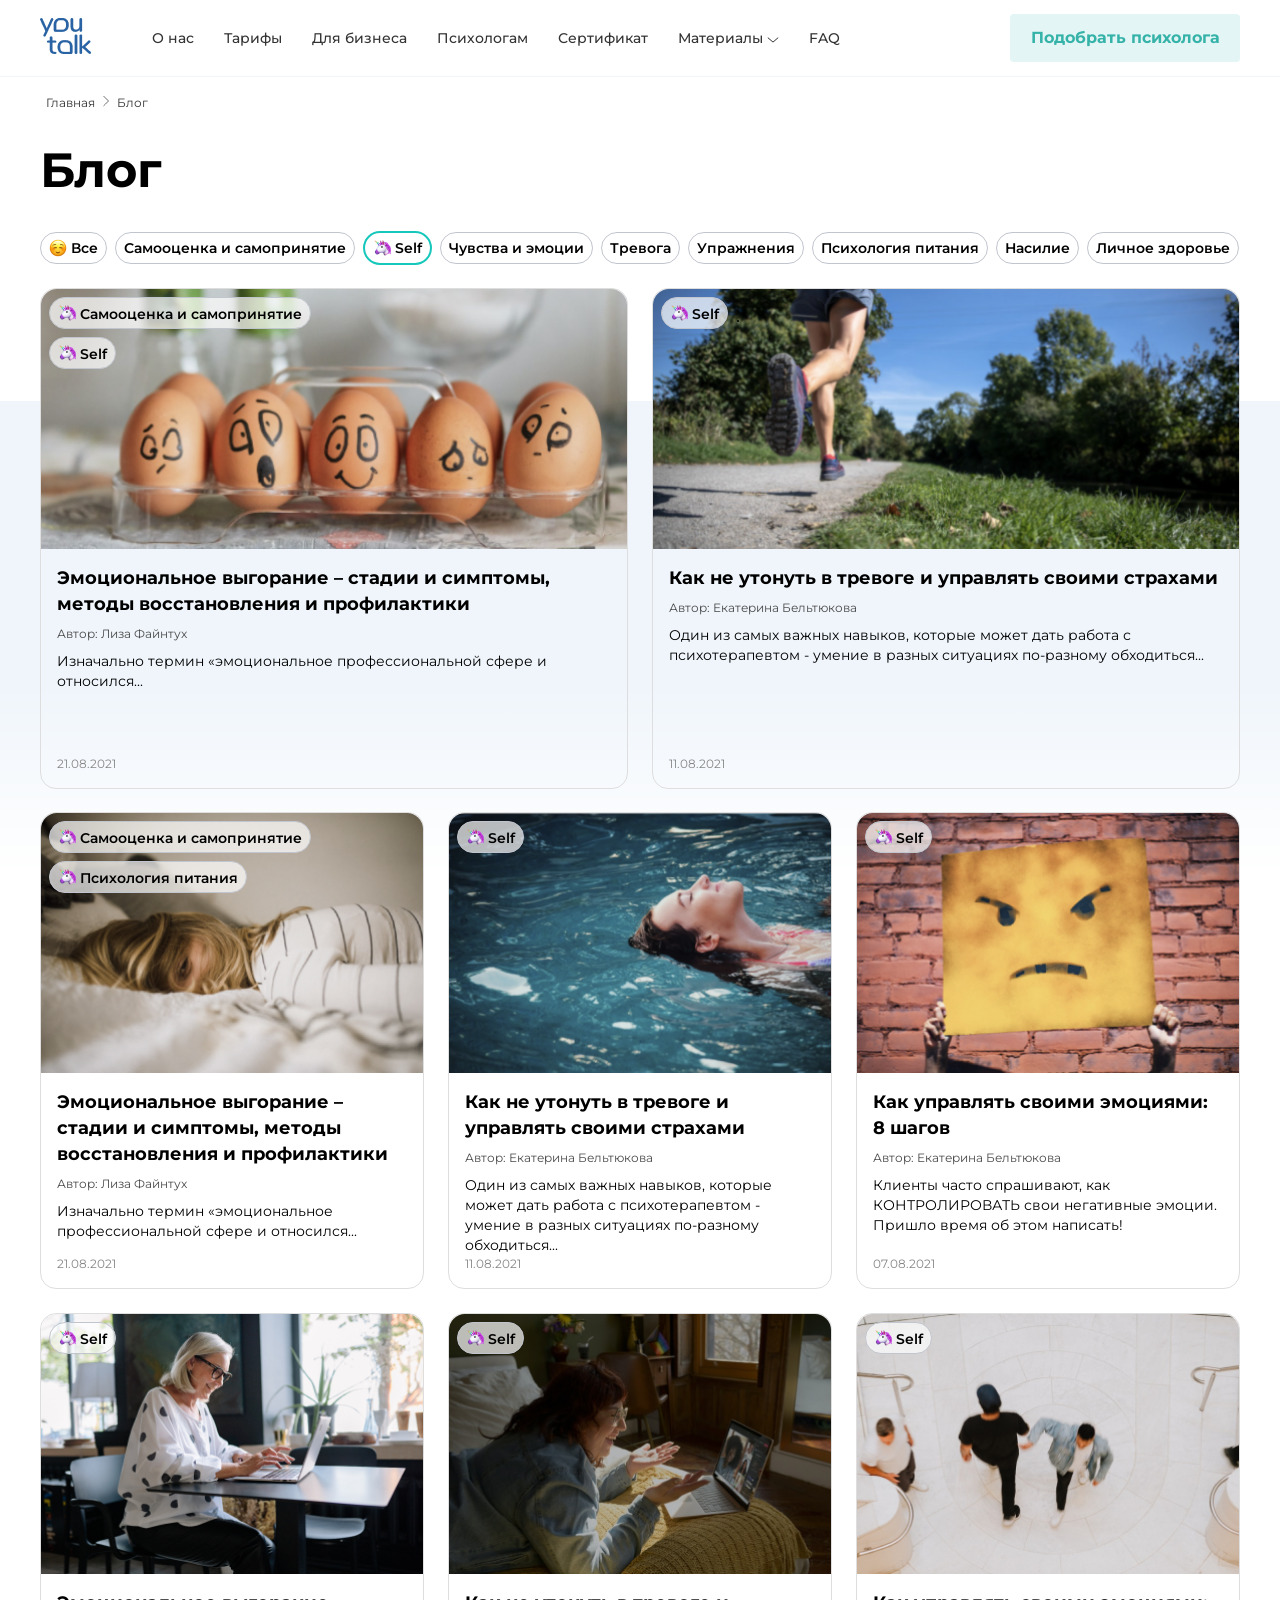
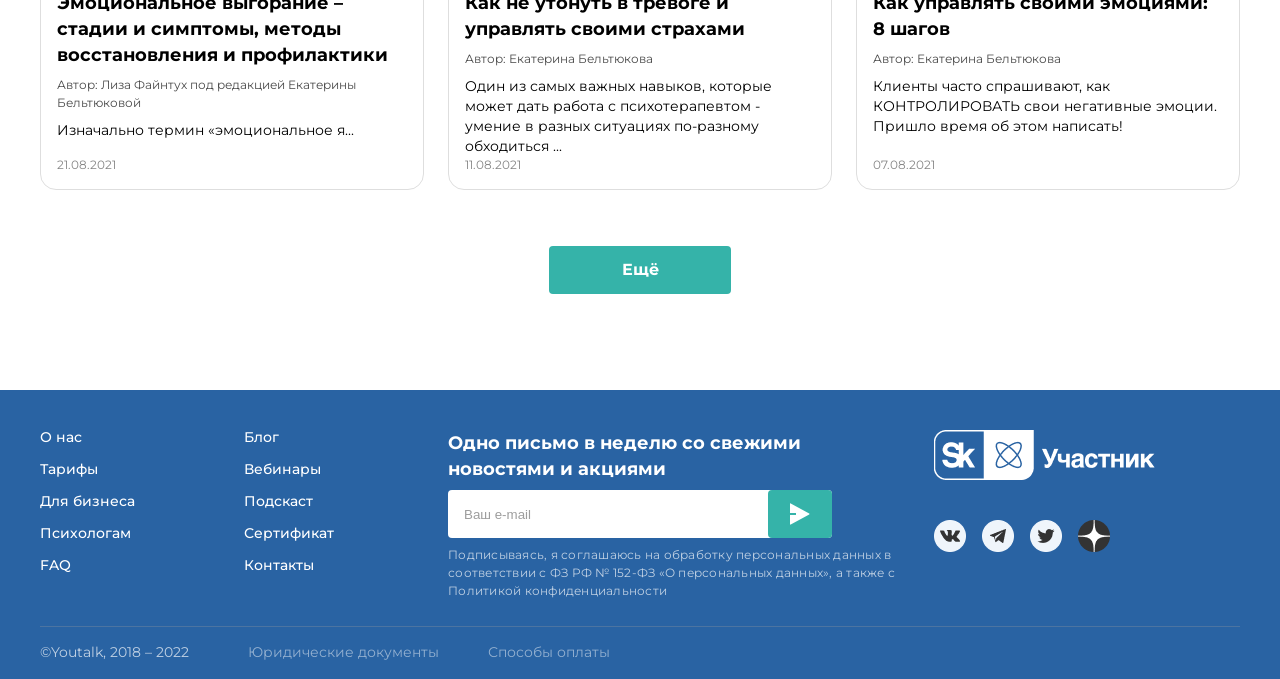
<file: index.html>
﻿<!DOCTYPE html>
<html lang="en">
<head>
  <title>YouTalk</title>
  <meta charset="utf-8">
  <meta name="viewport" content="width=device-width, initial-scale=1">
  <link type="text/css" rel="stylesheet" href="css/blog.css">
</head>
  
<body>
  <div class="container">
    <header>
      <div class="nav_logo_wrapper">
        <a href="index.html" title="Главная"><img src="images/nav_logo.png" alt="Logo"></a>
      </div>
      <nav>
        <ul>
          <li><a href="article.html">О нас</a></li>
          <li><a href="article.html">Тарифы</a></li>
          <li><a href="article.html">Для бизнеса</a></li>
          <li><a href="article.html">Психологам</a></li>
          <li><a href="article.html">Сертификат</a></li>
          <li><a href="article.html">Материалы</a>
            <span><svg xmlns="http://www.w3.org/2000/svg" fill="none" viewBox="0 0 12 6" width="12" height="6">
              <path stroke="#333333" stroke-linecap="round" stroke-linejoin="round" d="M 1.09998 0.899902 L 5.99998 5.0999 L 10.9 0.899902" /></svg>
            </span>
          </li>
          <li><a href="article.html">FAQ</a></li>
        </ul>
      </nav>
      <button class="nav_button_selection-psychologist">
              <a class="nav_button_selection-psychologist_a" href="article.html" target="_blank">Подобрать психолога</a>
      </button>
      <div class="hamburger-menu">
  <input id="menu_toggle" type="checkbox" />
  <label class="menu_btn" for="menu_toggle">
    <span></span>
  </label>
        <ul class="menu_box">
          <li><a class="menu_item" href="article.html">О нас</a></li>
          <li><a class="menu_item" href="article.html">Тарифы</a></li>
          <li><a class="menu_item" href="article.html">Для бизнеса</a></li>
          <li><a class="menu_item" href="article.html">Психологам</a></li>
          <li><a class="menu_item" href="article.html">Сертификат</a></li>
          <li><a class="menu_item" href="article.html">Материалы</a></li>
          <li><a class="menu_item" href="article.html">FAQ</a></li>
        </ul>
</div>
    </header>
    <main>
      <div class="nav_mini_wrapper">
        <span><a class="nav_mini_text" href="article.html">Главная</a>           </span>
        <span>
          <svg xmlns="http://www.w3.org/2000/svg" fill="none" viewBox="0 0 6 12" width="6" height="12">
<path stroke="#333333" stroke-linecap="round" stroke-linejoin="round" stroke-opacity="0.7" d="M 0.8125 10.6875 L 2.375 9.125 L 5.5 6 L 2.375 2.875 L 0.8125 1.3125" />
          </svg>
        </span>
        <span><a class="nav_mini_text" href="article.html">Блог</a>             </span>
      </div>
      <div class="page_title_wrapper">
        <h1 class="page_title_text">Блог</h1>
      </div>
      <div class="themes_hashtag_wrapper">
        <span class="themes_hashtag_general"><img src="images/smiling-face_263a.png" alt="Смайл-улыбка">Все</span>
        <span class="themes_hashtag_general">Самооценка и самопринятие</span>
        <span class="themes_hashtag_general_choose"><img src="images/unicorn_1f9842.png" alt="Смайл-единорог">Self</span>
        <span class="themes_hashtag_general">Чувства и эмоции</span>
        <span class="themes_hashtag_general">Тревога</span>
        <span class="themes_hashtag_general">Упражнения</span>
        <span class="themes_hashtag_general">Психология питания</span>
        <span class="themes_hashtag_general">Насилие</span>
        <span class="themes_hashtag_general">Личное здоровье</span>
      </div>
      <div class="background_img_block"></div>
      <section class="main_block">
        <article class="main_block_left">
          <div class="main_block_left_top_wrapper">
            <span class="themes_hashtag_1"><img class="smile" src="images/unicorn_1f9842.png" alt="Смайл-единорог">Самооценка и самопринятие</span>
            <br>
            <span class="themes_hashtag_2"><img class="smile" src="images/unicorn_1f9842.png" alt="Смайл-единорог">Self</span>
          </div>
          <div class="main_block_text-part">
            <span class="main_block_title">Эмоциональное выгорание – стадии и симптомы, методы восстановления и профилактики</span>
            <span class="main_block_author">Автор: Лиза Файнтух</span>
            <span class="main_block_text">Изначально термин «эмоциональное профессиональной сфере и относился...</span>
            <span class="main_block_date">21.08.2021</span>
          </div>
        </article>
    
        <article class="main_block_right">
          <div class="main_block_right_top_wrapper">
            <span class="themes_hashtag_1"><img class="smile" src="images/unicorn_1f9842.png" alt="Смайл-единорог">Self</span>.
          </div>
          <div class="main_block_text-part">
            <span class="main_block_title">Как не утонуть в тревоге и управлять своими страхами</span>
            <span class="main_block_author">Автор: Екатерина Бельтюкова</span>
            <span class="main_block_text">Один из самых важных навыков, которые может дать работа с психотерапевтом - умение в разных ситуациях по-разному обходиться...</span>
            <span class="main_block_date">11.08.2021</span>
          </div>
        </article>
      </section>
      <section class="main_block_secondary">
        <article class="main_block_secondary_left">
          <div class="main_block_secondary_left_top_wrapper">
            <span class="themes_hashtag_1"><img class="smile" src="images/unicorn_1f9842.png" alt="Смайл-единорог">Самооценка и самопринятие</span>
            <span class="themes_hashtag_2"><img class="smile" src="images/unicorn_1f9842.png" alt="Смайл-единорог">Психология питания</span>
          </div>
          <div class="main_block_text-part">
            <span class="main_block_title">Эмоциональное выгорание – стадии и симптомы, методы восстановления и профилактики</span>
            <span class="main_block_author">Автор: Лиза Файнтух</span>
            <span class="main_block_text">Изначально термин «эмоциональное профессиональной сфере и относился...</span>
            <span class="main_block_secondary_date">21.08.2021</span>
          </div>
        </article>
        <article class="main_block_secondary_center">
          <div class="main_block_secondary_center_top_wrapper">
            <span class="themes_hashtag_1"><img class="smile" src="images/unicorn_1f9842.png" alt="Смайл-единорог">Self</span>
          </div>
          <div class="main_block_text-part">
            <span class="main_block_title">Как не утонуть в тревоге и управлять своими страхами</span>
            <span class="main_block_author">Автор: Екатерина Бельтюкова</span>
            <span class="main_block_text">Один из самых важных навыков, которые может дать работа с психотерапевтом - умение в разных ситуациях по-разному обходиться...</span>
            <span class="main_block_secondary_date">11.08.2021</span>
          </div>
        </article>
        <article class="main_block_secondary_right">
          <div class="main_block_secondary_right_top_wrapper">
            <span class="themes_hashtag_1"><img class="smile" src="images/unicorn_1f9842.png" alt="Смайл-единорог">Self</span>
          </div>
          <div class="main_block_text-part">
            <span class="main_block_title">Как управлять своими эмоциями: 8 шагов</span>
            <span class="main_block_author">Автор: Екатерина Бельтюкова</span>
            <span class="main_block_text">Клиенты часто спрашивают, как КОНТРОЛИРОВАТЬ свои негативные эмоции. Пришло время об этом написать!</span>
            <span class="main_block_secondary_date">07.08.2021</span>
          </div>
        </article>
        <article class="main_block_secondary_2_left">
          <div class="main_block_secondary_2_left_top_wrapper">
            <span class="themes_hashtag_1"><img class="smile" src="images/unicorn_1f9842.png" alt="Смайл-единорог">Self</span>
          </div>
          <div class="main_block_text-part">
            <span class="main_block_title">Эмоциональное выгорание – стадии и симптомы, методы восстановления и профилактики</span>
            <span class="main_block_author">Автор: Лиза Файнтух под редакцией  Екатерины Бельтюковой</span>
            <span class="main_block_text">Изначально термин «эмоциональное я...</span>
            <span class="main_block_secondary_date">21.08.2021</span>
          </div>
        </article>
        <article class="main_block_secondary_2_center">
          <div class="main_block_secondary_2_center_top_wrapper">
            <span class="themes_hashtag_1"><img class="smile" src="images/unicorn_1f9842.png" alt="Смайл-единорог">Self</span>
          </div>
          <div class="main_block_text-part">
            <span class="main_block_title">Как не утонуть в тревоге и управлять своими страхами</span>
            <span class="main_block_author">Автор: Екатерина Бельтюкова</span>
            <span class="main_block_text">Один из самых важных навыков, которые может дать работа с психотерапевтом - умение в разных ситуациях по-разному обходиться ...</span>
            <span class="main_block_secondary_date">11.08.2021</span>
          </div>
        </article>
        <article class="main_block_secondary_2_right">
          <div class="main_block_secondary_2_right_top_wrapper">
            <span class="themes_hashtag_1"><img class="smile" src="images/unicorn_1f9842.png" alt="Смайл-единорог">Self</span>
          </div>
          <div class="main_block_text-part">
            <span class="main_block_title">Как управлять своими эмоциями: 8 шагов</span>
            <span class="main_block_author">Автор: Екатерина Бельтюкова</span>
            <span class="main_block_text">Клиенты часто спрашивают, как КОНТРОЛИРОВАТЬ свои негативные эмоции. Пришло время об этом написать!</span>
            <span class="main_block_secondary_date">07.08.2021</span>
          </div>
        </article>
      </section>
      <div class="more_button_wrapper">
        <button class="more_button">
        <a class="more_button_a" href="article.html">Ещё</a>
        </button>
      </div>
    </main>
    <footer>
      <div class="nav_left">
        <ul> 
          <li><a href="article.html">О нас</a></li>
          <li><a href="article.html">Тарифы</a></li>
          <li><a href="article.html">Для бизнеса</a></li>
          <li><a href="article.html">Психологам</a></li>
          <li><a href="article.html">FAQ</a></li>
        </ul>
      </div>
      <div class="nav_right">
        <ul> 
          <li><a href="article.html">Блог</a></li>
          <li><a href="article.html">Вебинары</a></li>
          <li><a href="article.html">Подскаст</a></li>
          <li><a href="article.html">Сертификат</a></li>
          <li><a href="article.html">Контакты</a></li>
        </ul>
      </div>
      <div class="mail_wrapper">
        <span class="mail_title_txt">Одно письмо в неделю со свежими новостями и акциями</span>
        <span class="confid">Подписываясь, я соглашаюсь на обработку персональных данных в соответствии с ФЗ РФ № 152-ФЗ «О персональных данных», а также с Политикой конфиденциальности</span>
      </div>
      <input type="email" class="mail-form" value="Ваш e-mail">
        <button class="send_button"><svg xmlns="http://www.w3.org/2000/svg" fill="none" viewBox="0 0 20 22" width="20" height="22">
<path fill="white" d="M 0 12.0001 H 6 V 10.0001 H 0 V 0.846106 C 1.48755e-005 0.75922 0.0226703 0.673839 0.0657334 0.598376 C 0.108797 0.522913 0.170781 0.459974 0.245577 0.415763 C 0.320372 0.371552 0.405398 0.347594 0.492273 0.346251 C 0.579148 0.344908 0.664873 0.366227 0.741 0.408106 L 19.203 10.5621 C 19.2814 10.6053 19.3468 10.6687 19.3923 10.7457 C 19.4378 10.8228 19.4618 10.9106 19.4618 11.0001 C 19.4618 11.0896 19.4378 11.1774 19.3923 11.2545 C 19.3468 11.3315 19.2814 11.3949 19.203 11.4381 L 0.741 21.5921 C 0.664873 21.634 0.579148 21.6553 0.492273 21.654 C 0.405398 21.6526 0.320372 21.6287 0.245577 21.5844 C 0.170781 21.5402 0.108797 21.4773 0.0657334 21.4018 C 0.0226703 21.3264 1.48755e-005 21.241 0 21.1541 V 12.0001 Z" /></svg>
        </button>
      <div class="participant_logo">  
        <img src="images/participant.png" alt="Участник">
      </div>
      <div class="social_wrapper">
        <a href="article.html" title="vk"><img src="images/vk.png" alt="В контакте"></a>
        <a href="article.html" title="te"><img src="images/te.png" alt="Телеграмм"></a>
        <a href="article.html" title="tw"><img src="images/tw.png" alt="Твиттер"></a>
        <a href="article.html" title="yz"><img src="images/yz.png" alt="Яндекс-дзен"></a>
      </div>
      <span class="footer_line"></span>
      <span class="copyright">©Youtalk, 2018 – 2022</span>
      <span class="juristic_documents"><a class="juristic_documents" href="article.html">Юридические документы</a></span>
      <span class="payment_methods"><a class="payment_methods" href="
article.html">Способы оплаты</a></span>
    </footer>
  </div>
</body>
  
</html>
</file>
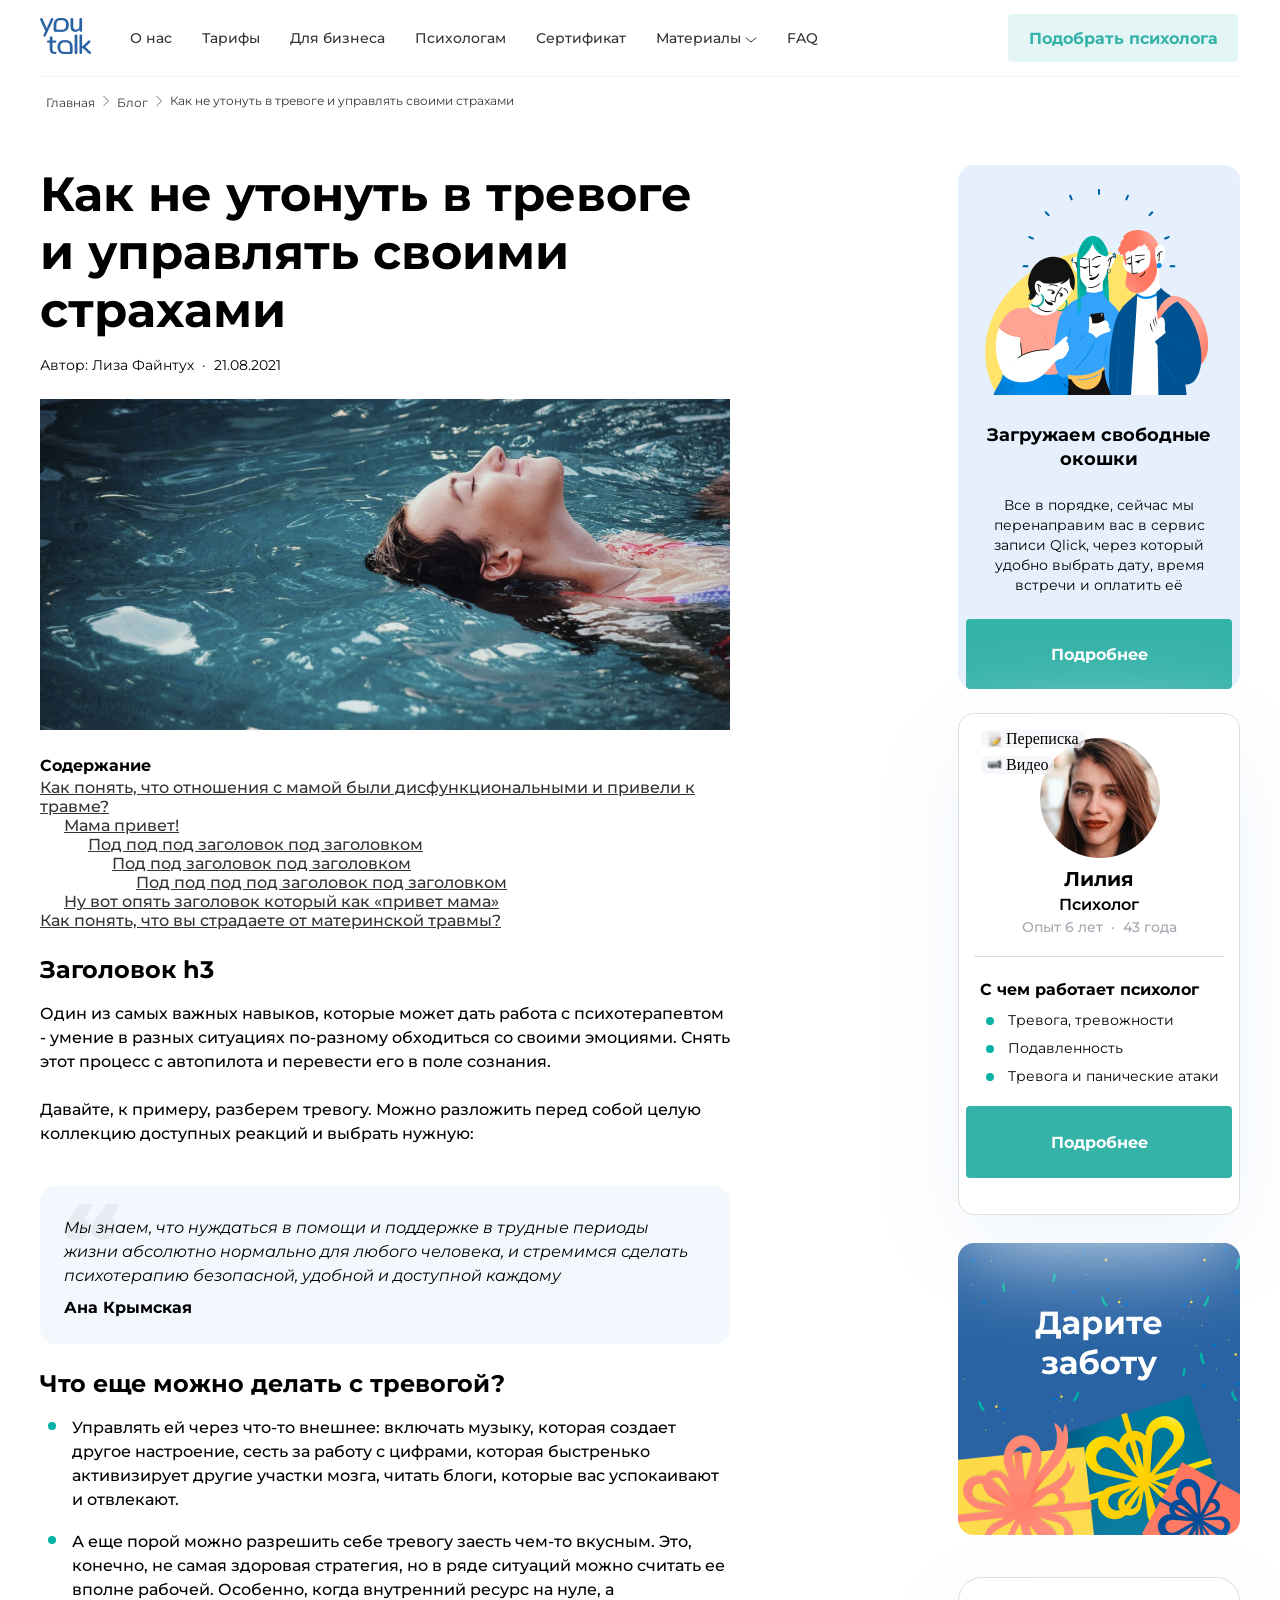
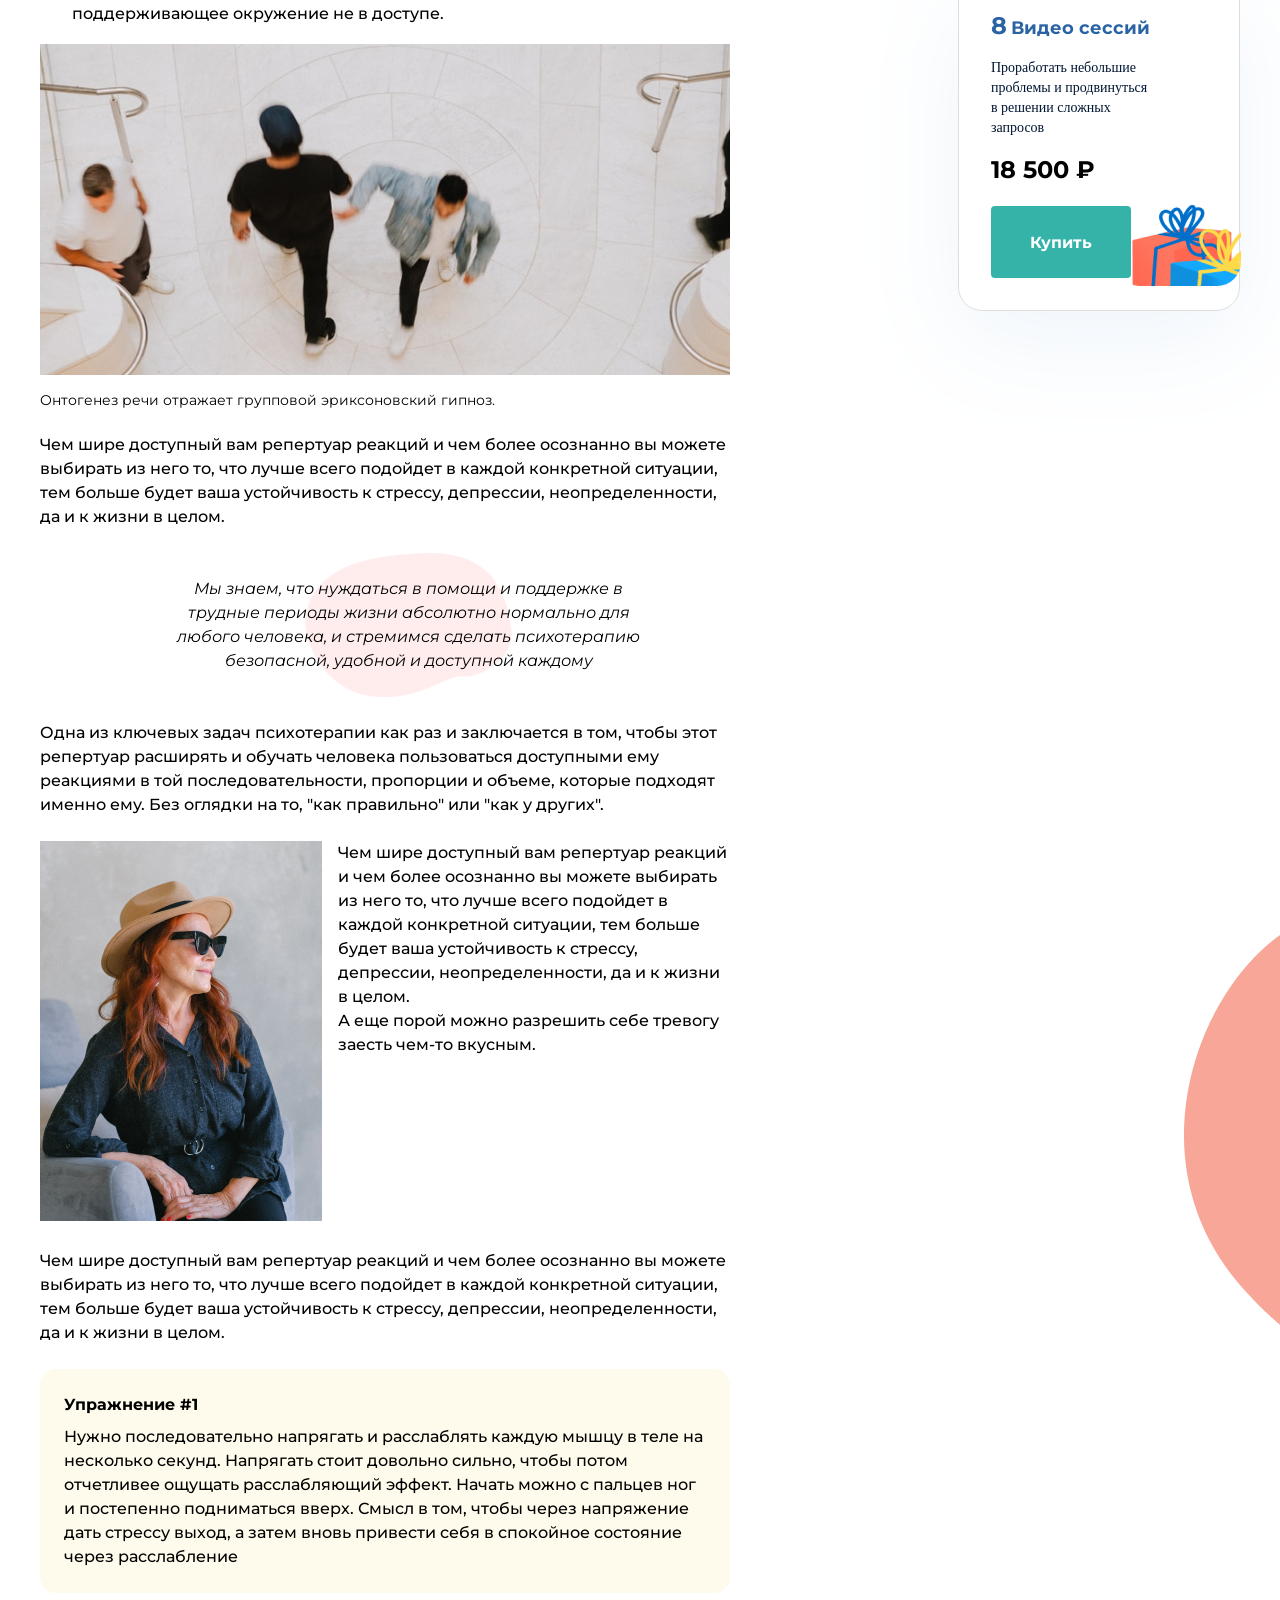
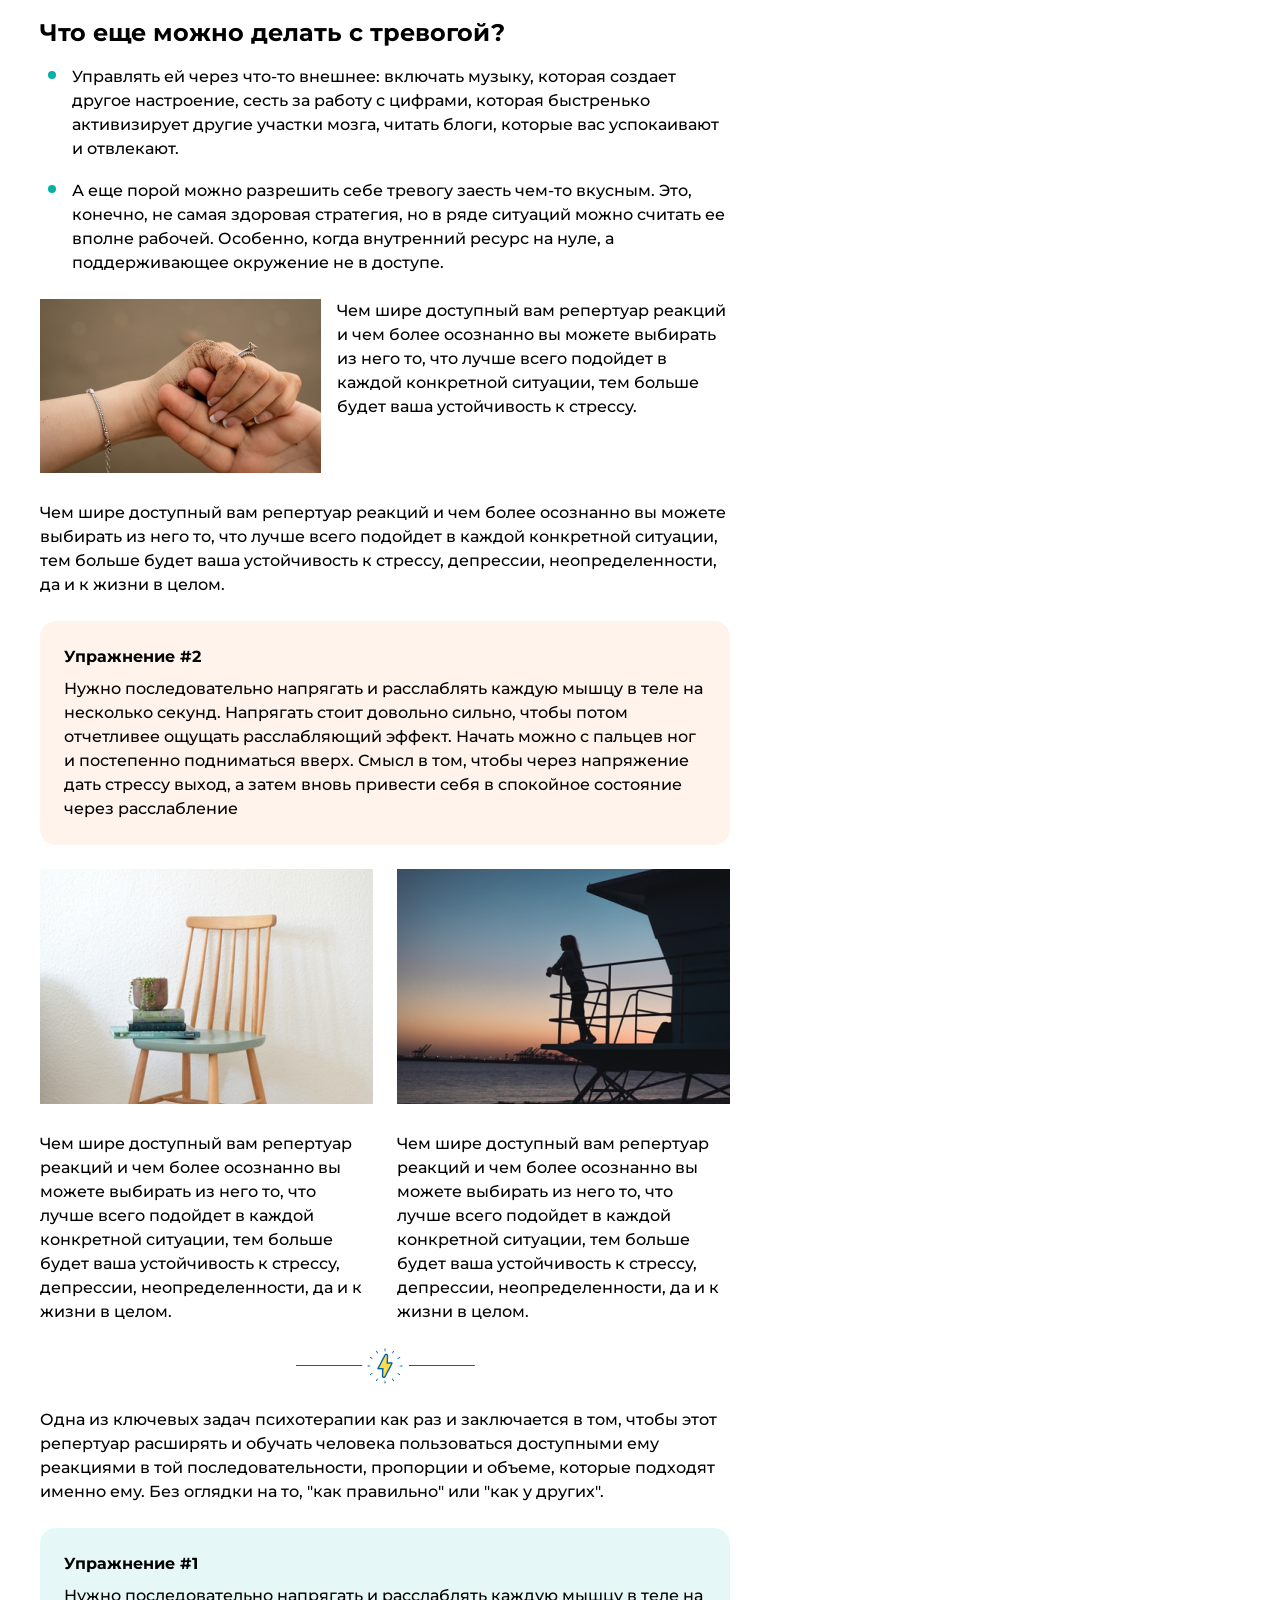
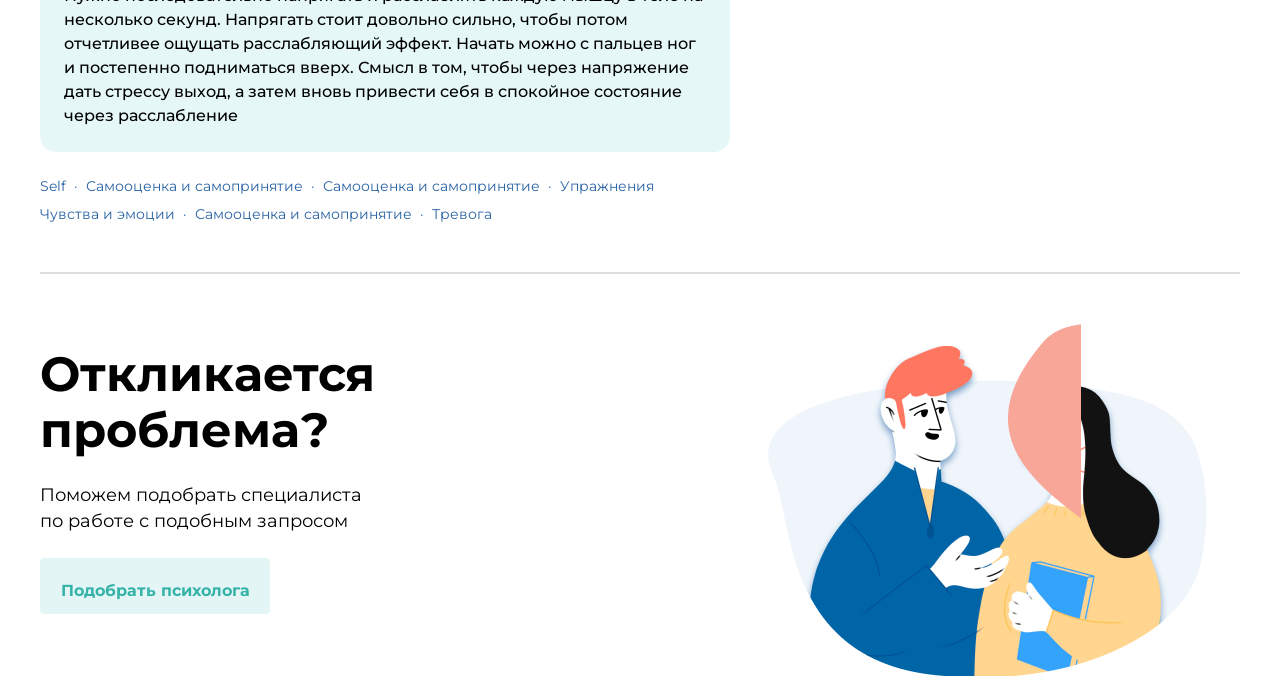
<file: article.html>
<!DOCTYPE html>
<html lang="ru">
<head>
  <title>YouTalk</title>
  <meta charset="utf-8">
  <meta name="viewport" content="width=device-width, initial-scale=1">
  <link type="text/css" rel="stylesheet" href="css/article.css">
</head>

<body>
  <div class="container">
    <header>
      <div class="nav_logo_wrapper">
        <a href="index.html" title="Главная"><img src="images/nav_logo.png" alt="Logo"></a>
      </div>
      <nav aria-label="Основная навигация">
        <ul>
          <li><a href="index.html">О нас</a></li>
          <li><a href="index.html">Тарифы</a></li>
          <li><a href="index.html">Для бизнеса</a></li>
          <li><a href="index.html">Психологам</a></li>
          <li><a href="index.html">Сертификат</a></li>
          <li><a href="index.html">Материалы</a>
            <span><svg xmlns="http://www.w3.org/2000/svg" fill="none" viewBox="0 0 12 6" width="12" height="6" aria-hidden="true">
              <path stroke="#333333" stroke-linecap="round" stroke-linejoin="round" d="M 1.09998 0.899902 L 5.99998 5.0999 L 10.9 0.899902" /></svg>
            </span>
          </li>
          <li><a href="index.html">FAQ</a></li>
        </ul>
      </nav>
      <a class="nav_button_selection-psychologist" href="index.html" target="_blank">Подобрать психолога</a>
      <!-- Hamburger menu max-width 728 -->
      <div class="hamburger-menu">
        <input id="menu_toggle" type="checkbox" aria-label="Открыть меню" />
        <label class="menu_btn" for="menu_toggle">
          <span></span>
        </label>
        <ul class="menu_box">
          <li><a class="menu_item" href="index.html">О нас</a></li>
          <li><a class="menu_item" href="index.html">Тарифы</a></li>
          <li><a class="menu_item" href="index.html">Для бизнеса</a></li>
          <li><a class="menu_item" href="index.html">Психологам</a></li>
          <li><a class="menu_item" href="index.html">Сертификат</a></li>
          <li><a class="menu_item" href="index.html">Материалы</a></li>
          <li><a class="menu_item" href="index.html">FAQ</a></li>
        </ul>
      </div>
    </header>
    <main>
      <nav class="nav_mini_wrapper" aria-label="Хлебные крошки">
        <span><a class="nav_mini_txt" href="index.html">Главная</a></span>
        <span>
          <svg xmlns="http://www.w3.org/2000/svg" fill="none" viewBox="0 0 6 12" width="6" height="12" aria-hidden="true">
            <path stroke="#333333" stroke-linecap="round" stroke-linejoin="round" stroke-opacity="0.7" d="M 0.8125 10.6875 L 2.375 9.125 L 5.5 6 L 2.375 2.875 L 0.8125 1.3125" />
          </svg>
        </span>
        <span><a class="nav_mini_txt" href="index.html">Блог</a></span>
        <span>
          <svg xmlns="http://www.w3.org/2000/svg" fill="none" viewBox="0 0 6 12" width="6" height="12" aria-hidden="true">
            <path stroke="#333333" stroke-linecap="round" stroke-linejoin="round" stroke-opacity="0.7" d="M 0.8125 10.6875 L 2.375 9.125 L 5.5 6 L 2.375 2.875 L 0.8125 1.3125" />
          </svg>
        </span>
        <span class="nav_mini_txt"><a class="nav_mini_txt" href="index.html">Как не утонуть в тревоге и управлять своими страхами</a></span>
      </nav>
      <section class="block_wrapper">
        <h1 class="block_title_txt">Как не утонуть в тревоге и управлять своими страхами</h1>
        <div class="block_author-date_wrapper">
          <span class="block_author-date">Автор: Лиза Файнтух</span>
          <span class="block_author-date">·</span>
          <time class="block_author-date" datetime="2021-08-21">21.08.2021</time>
          <!-- Hashtag max-width 1024 -->
          <span class="block_hashtag">·</span>
          <span class="block_hashtag"><a class="block_hashtag_txt" href="index.html">Self</a></span>
        </div>
        <div class="main_article_img_wrapper"></div>
        <!-- Content -->
        <div class="content_wrapper">
          <p><b>Содержание</b></p>
          <div class="content_ul_wrapper">
            <ul>
              <li class="first"><a href="#">Как понять, что отношения с мамой были дисфункциональными и привели к травме?</a>
                <ul>
                  <li><a href="#">Мама привет!</a>
                    <ul>
                      <li><a href="#">Под под под заголовок под заголовком</a>
                        <ul>
                          <li><a href="#">Под под заголовок под заголовком</a>
                            <ul>
                              <li><a href="#">Под под под под заголовок под заголовком</a></li>
                            </ul>
                          </li>
                        </ul>
                      </li>
                    </ul>
                  </li>
                  <li><a href="#">Ну вот опять заголовок который как «привет мама»</a></li>
                </ul>
              </li>
              <li><a href="#">Как понять, что вы страдаете от материнской травмы?</a></li>
            </ul>
          </div>
        </div>
        <!-- Content max-width 1024 -->
        <div class="content_less1024_wrapper">
          <p><b>Содержание</b></p>
          <br>
          <div class="content_less1024_inside_wrapper">
            <span class="content_color_list_circle">
              <svg xmlns="http://www.w3.org/2000/svg" fill="none" viewBox="0 0 8 8" width="8" height="8" aria-hidden="true">
                <circle fill="#03b2a5" cx="4" cy="4" r="4" />
              </svg>
            </span>
            <p><a class="content_less1024" href="#">Как понять, что отношения с мамой были дисфункциональными и привели к травме?</a></p>
          </div>
          <div class="content_less1024_inside_wrapper">
            <span class="content_color_list_circle">
              <svg xmlns="http://www.w3.org/2000/svg" fill="none" viewBox="0 0 8 8" width="8" height="8" aria-hidden="true">
                <circle fill="#03b2a5" cx="4" cy="4" r="4" />
              </svg>
            </span>
            <p><a class="content_less1024" href="#">Как понять, что вы страдаете от материнской травмы?</a></p>
          </div>
        </div>
        <h3 class="topic_title">Заголовок h3</h3>
        <p class="common_text">Один из самых важных навыков, которые может дать работа с психотерапевтом - умение в разных ситуациях по-разному обходиться со своими эмоциями. Снять этот процесс с автопилота и перевести его в поле сознания.
          <br><br>
          Давайте, к примеру, разберем тревогу. Можно разложить перед собой целую коллекцию доступных реакций и выбрать нужную:
        </p>
        <div class="quote_wrapper">
          <p class="quote_txt">Мы знаем, что нуждаться в помощи и поддержке в трудные периоды жизни абсолютно нормально для любого человека, и стремимся сделать психотерапию безопасной, удобной и доступной каждому</p>
          <p><b>Ана Крымская</b></p>
        </div>
        <h3 class="topic_title">Что еще можно делать с тревогой?</h3>
        <div class="color_list_wrapper">
          <span class="color_list_circle" aria-hidden="true">
            <svg xmlns="http://www.w3.org/2000/svg" fill="none" viewBox="0 0 8 8" width="8" height="8">
              <circle fill="#03b2a5" cx="4" cy="4" r="4" />
            </svg>
          </span>
          <p>Управлять ей через что-то внешнее: включать музыку, которая создает другое настроение, сесть за работу с цифрами, которая быстренько активизирует другие участки мозга, читать блоги, которые вас успокаивают и отвлекают.</p>
        </div>
        <br>
        <div class="color_list_wrapper">
          <span class="color_list_circle" aria-hidden="true">
            <svg xmlns="http://www.w3.org/2000/svg" fill="none" viewBox="0 0 8 8" width="8" height="8">
              <circle fill="#03b2a5" cx="4" cy="4" r="4" />
            </svg>
          </span>
          <p>А еще порой можно разрешить себе тревогу заесть чем-то вкусным. Это, конечно, не самая здоровая стратегия, но в ряде ситуаций можно считать ее вполне рабочей. Особенно, когда внутренний ресурс на нуле, а поддерживающее окружение не в доступе.</p>
        </div>
        <br>
        <div class="ontogenesis_img_wrapper"></div>
        <p class="under_img_txt">Онтогенез речи отражает групповой эриксоновский гипноз.</p>
        <p>Чем шире доступный вам репертуар реакций и чем более осознанно вы можете выбирать из него то, что лучше всего подойдет в каждой конкретной ситуации, тем больше будет ваша устойчивость к стрессу, депрессии, неопределенности, да и к жизни в целом.</p>
        <div class="quote_mini_wrapper">
          <p class="quote_mini_txt">Мы знаем, что нуждаться в помощи и поддержке в трудные периоды жизни абсолютно нормально для любого человека, и стремимся сделать психотерапию безопасной, удобной и доступной каждому</p>
        </div>
        <p>Одна из ключевых задач психотерапии как раз и заключается в том, чтобы этот репертуар расширять и обучать человека пользоваться доступными ему реакциями в той последовательности, пропорции и объеме, которые подходят именно ему. Без оглядки на то, "как правильно" или "как у других".</p>
        <div class="img_and_text_wrapper">
          <span class="img_and_text_img"><img src="images/girl_in_hat.png" alt="Девушка в шляпе"></span>
          <span class="img_and_text_img_414"><img src="images/girl_in_hat_414.png" alt="Девушка в шляпе"></span>
          <span class="img_and_text_img_320"><img src="images/girl_in_hat_320.png" alt="Девушка в шляпе"></span>
          <p>Чем шире доступный вам репертуар реакций и чем более осознанно вы можете выбирать из него то, что лучше всего подойдет в каждой конкретной ситуации, тем больше будет ваша устойчивость к стрессу, депрессии, неопределенности, да и к жизни в целом.
            <br>
            А еще порой можно разрешить себе тревогу заесть чем-то вкусным.
          </p>
        </div>
        <p>Чем шире доступный вам репертуар реакций и чем более осознанно вы можете выбирать из него то, что лучше всего подойдет в каждой конкретной ситуации, тем больше будет ваша устойчивость к стрессу, депрессии, неопределенности, да и к жизни в целом.</p>
        <div class="exercise_yellow_wrapper">
          <p><b>Упражнение #1</b></p>
          <p>Нужно последовательно напрягать и расслаблять каждую мышцу в теле на несколько секунд. Напрягать стоит довольно сильно, чтобы потом отчетливее ощущать расслабляющий эффект. Начать можно с пальцев ног и постепенно подниматься вверх. Смысл в том, чтобы через напряжение дать стрессу выход, а затем вновь привести себя в спокойное состояние через расслабление</p>
        </div>
        <h3 class="topic_title">Что еще можно делать с тревогой?</h3>
        <div class="color_list_wrapper">
          <span class="color_list_circle" aria-hidden="true">
            <svg xmlns="http://www.w3.org/2000/svg" fill="none" viewBox="0 0 8 8" width="8" height="8">
              <circle fill="#03b2a5" cx="4" cy="4" r="4" />
            </svg>
          </span>
          <p>Управлять ей через что-то внешнее: включать музыку, которая создает другое настроение, сесть за работу с цифрами, которая быстренько активизирует другие участки мозга, читать блоги, которые вас успокаивают и отвлекают.</p>
        </div>
        <br>
        <div class="color_list_wrapper">
          <span class="color_list_circle" aria-hidden="true">
            <svg xmlns="http://www.w3.org/2000/svg" fill="none" viewBox="0 0 8 8" width="8" height="8">
              <circle fill="#03b2a5" cx="4" cy="4" r="4" />
            </svg>
          </span>
          <p>А еще порой можно разрешить себе тревогу заесть чем-то вкусным. Это, конечно, не самая здоровая стратегия, но в ряде ситуаций можно считать ее вполне рабочей. Особенно, когда внутренний ресурс на нуле, а поддерживающее окружение не в доступе.</p>
        </div>
        <div class="img_and_text_wrapper">
          <span class="img_and_text_img"><img src="images/hold_hands.png" alt="Держатся за руки"></span>
          <span class="img_and_text_img_414"><img src="images/hold_hands_414.png" alt="Держатся за руки"></span>
          <span class="img_and_text_img_320"><img src="images/hold_hands_320.png" alt="Держатся за руки"></span>
          <p>Чем шире доступный вам репертуар реакций и чем более осознанно вы можете выбирать из него то, что лучше всего подойдет в каждой конкретной ситуации, тем больше будет ваша устойчивость к стрессу.</p>
        </div>
        <p>Чем шире доступный вам репертуар реакций и чем более осознанно вы можете выбирать из него то, что лучше всего подойдет в каждой конкретной ситуации, тем больше будет ваша устойчивость к стрессу, депрессии, неопределенности, да и к жизни в целом.</p>
        <div class="exercise_orange_wrapper">
          <p><b>Упражнение #2</b></p>
          <p>Нужно последовательно напрягать и расслаблять каждую мышцу в теле на несколько секунд. Напрягать стоит довольно сильно, чтобы потом отчетливее ощущать расслабляющий эффект. Начать можно с пальцев ног и постепенно подниматься вверх. Смысл в том, чтобы через напряжение дать стрессу выход, а затем вновь привести себя в спокойное состояние через расслабление</p>
        </div>
        <div class="img_and_text_half_page_wrapper">
          <div class="half_page_left">
            <span class="img_and_text_img_half"><img src="images/books_on_chair.png" alt="Книги на стуле"></span>
            <span class="img_and_text_img_414"><img src="images/books_on_chair_414.png" alt="Книги на стуле"></span>
            <span class="img_and_text_img_320"><img src="images/books_on_chair_320.png" alt="Книги на стуле"></span>
            <p>Чем шире доступный вам репертуар реакций и чем более осознанно вы можете выбирать из него то, что лучше всего подойдет в каждой конкретной ситуации, тем больше будет ваша устойчивость к стрессу, депрессии, неопределенности, да и к жизни в целом.</p>
          </div>
          <div class="half_page_right">
            <span class="img_and_text_img_half"><img src="images/girl_looks.png" alt="Девушка смотрит вдаль"></span>
            <span class="img_and_text_img_414"><img src="images/girl_looks_414.png" alt="Девушка смотрит вдаль" style="padding-top: 24px"></span>
            <span class="img_and_text_img_320"><img src="images/girl_looks_320.png" alt="Девушка смотрит вдаль" style="padding-top: 24px"></span>
            <p>Чем шире доступный вам репертуар реакций и чем более осознанно вы можете выбирать из него то, что лучше всего подойдет в каждой конкретной ситуации, тем больше будет ваша устойчивость к стрессу, депрессии, неопределенности, да и к жизни в целом.</p>
          </div>
        </div>
        <span class="lightning_wrapper"><img src="images/lightning.png" alt="Молния"></span>
        <p>Одна из ключевых задач психотерапии как раз и заключается в том, чтобы этот репертуар расширять и обучать человека пользоваться доступными ему реакциями в той последовательности, пропорции и объеме, которые подходят именно ему. Без оглядки на то, "как правильно" или "как у других".</p>
        <div class="exercise_blue_wrapper">
          <p><b>Упражнение #1</b></p>
          <p>Нужно последовательно напрягать и расслаблять каждую мышцу в теле на несколько секунд. Напрягать стоит довольно сильно, чтобы потом отчетливее ощущать расслабляющий эффект. Начать можно с пальцев ног и постепенно подниматься вверх. Смысл в том, чтобы через напряжение дать стрессу выход, а затем вновь привести себя в спокойное состояние через расслабление</p>
        </div>
        <div class="hashtag_wrapper">
          <a class="hashtag_wrapper_txt" href="index.html">Self</a>
          <span class="hashtag_wrapper_txt">·</span>
          <a class="hashtag_wrapper_txt" href="index.html">Самооценка и самопринятие</a>
          <span class="hashtag_wrapper_txt">·</span>
          <a class="hashtag_wrapper_txt" href="index.html">Самооценка и самопринятие</a>
          <span class="hashtag_wrapper_txt">·</span>
          <a class="hashtag_wrapper_txt" href="index.html">Упражнения</a>
          <a class="hashtag_wrapper_txt" href="index.html">Чувства и эмоции</a>
          <span class="hashtag_wrapper_txt">·</span>
          <a class="hashtag_wrapper_txt" href="index.html">Самооценка и самопринятие</a>
          <span class="hashtag_wrapper_txt">·</span>
          <a class="hashtag_wrapper_txt" href="index.html">Тревога</a>
        </div>
      </section>
    </main>
    <aside>
      <div class="aside_wrapper">
        <div class="free_windows_wrapper">
          <span class="free_windows_img"><img src="images/free_windows.png" alt="Свободные окошки"></span>
          <span class="free_windows_img_less1024"><img src="images/free_windows_1024.png" alt="Свободные окошки"></span>
          <span class="free_windows_img_less768"><img src="images/free_windows_768.png" alt="Свободные окошки"></span>
          <span class="free_windows_title_txt">Загружаем свободные окошки</span>
          <span class="free_windows_subtitle_txt">Все в порядке, сейчас мы перенаправим вас в сервис записи Qlick, через который удобно выбрать дату, время встречи и оплатить её</span>
          <a class="button_free_windows_more" href="index.html" target="_blank">Подробнее</a>
        </div>
        <div class="psychologist_information_wrapper">
          <div class="correspondence_and_video_wrapper">
            <span class="correspondence_and_video_inside_wrapper">
              <svg xmlns="http://www.w3.org/2000/svg" fill="none" viewBox="0 0 15 15" width="15" height="15" aria-hidden="true">
                <path fill="url(#pattern0)" d="M 0.625 14.63 H 14.625 V 0.63 H 0.625 V 14.63 Z" />
                <defs>
                  <pattern id="pattern0" patternContentUnits="objectBoundingBox" width="1" height="1">
                    <use transform="scale(0.015625)" xmlns:xlink="http://www.w3.org/1999/xlink" xlink:href="#image0_1_1194" />
                  </pattern>
                  <image id="image0_1_1194" width="64" height="64" xmlns:xlink="http://www.w3.org/1999/xlink" xlink:href="[data-uri]" />
                </defs>
              </svg>
              Переписка
            </span>
            <span class="correspondence_and_video_inside_wrapper">
              <svg xmlns="http://www.w3.org/2000/svg" fill="none" viewBox="0 0 15 15" width="15" height="15" aria-hidden="true">
                <path fill="url(#pattern1)" d="M 0.625 14.63 H 14.625 V 0.63 H 0.625 V 14.63 Z" />
                <defs>
                  <pattern id="pattern1" patternContentUnits="objectBoundingBox" width="1" height="1">
                    <use transform="scale(0.015625)" xmlns:xlink="http://www.w3.org/1999/xlink" xlink:href="#image0_1_1197" />
                  </pattern>
                  <image id="image0_1_1197" width="64" height="64" xmlns:xlink="http://www.w3.org/1999/xlink" xlink:href="[data-uri]" />
                </defs>
              </svg>
              Видео
            </span>
          </div>
          <div class="psychologist_information_txt_wrapper">
            <span class="psychologist_name">Лилия</span>
            <span class="psychologist_position">Психолог</span>
            <div class="experience_and_age_wrapper">
              <span class="experience_and_age_txt">Опыт 6 лет</span>
              <span class="experience_and_age_txt">·</span>
              <span class="experience_and_age_txt">43 года</span>
            </div>
            <span class="psychologist_information_line"></span>
            <div class="psychologist_work_wrapper">
              <span class="psychologist_work_title_txt">С чем работает психолог</span>
              <span class="psychologist_work_txt">
                <svg xmlns="http://www.w3.org/2000/svg" fill="none" viewBox="0 0 8 8" width="8" height="8" class="psychologist_work_circle" aria-hidden="true">
                  <circle fill="#03b2a5" cx="4" cy="4" r="4"></circle>
                </svg>
                Тревога, тревожности
              </span>
              <span class="psychologist_work_txt">
                <svg xmlns="http://www.w3.org/2000/svg" fill="none" viewBox="0 0 8 8" width="8" height="8" class="psychologist_work_circle" aria-hidden="true">
                  <circle fill="#03b2a5" cx="4" cy="4" r="4"></circle>
                </svg>
                Подавленность
              </span>
              <span class="psychologist_work_txt">
                <svg xmlns="http://www.w3.org/2000/svg" fill="none" viewBox="0 0 8 8" width="8" height="8" class="psychologist_work_circle" aria-hidden="true">
                  <circle fill="#03b2a5" cx="4" cy="4" r="4"></circle>
                </svg>
                Тревога и панические атаки
              </span>
            </div>
            <a class="button_psychologist_information_more" href="index.html" target="_blank">Подробнее</a>
          </div>
        </div>
        <div class="give_care_wrapper"></div>
        <div class="video_sessions_wrapper">
          <span class="video_sessions_title_wrapper">
            <span class="video_sessions_title_max">8</span>
            <span class="video_sessions_title_min">Видео сессий</span>
          </span>
          <span class="video_sessions_txt">Проработать небольшие проблемы и продвинуться в решении сложных запросов</span>
          <span class="video_sessions_price">18 500 ₽</span>
          <a class="button_video_sessions_buy" href="index.html" target="_blank">Купить</a>
          <div class="red_gift_wrapper">
            <img src="images/red_gift.png" alt="" style="border-bottom-right-radius: 24px">
          </div>
          <div class="blue_gift_wrapper">
            <img src="images/blue_gift.png" alt="" style="border-bottom-right-radius: 24px">
          </div>
          <div class="red_gift_1024_wrapper">
            <img src="images/red_gift_1024.png" alt="" style="border-bottom-right-radius: 24px">
          </div>
          <div class="blue_gift_1024_wrapper">
            <img src="images/blue_gift_1024.png" alt="" style="border-bottom-right-radius: 24px">
          </div>
          <div class="red_gift_768_wrapper">
            <img src="images/red_gift_768.png" alt="" style="border-bottom-right-radius: 24px">
          </div>
          <div class="blue_gift_768_wrapper">
            <img src="images/blue_gift_768.png" alt="" style="border-bottom-right-radius: 24px">
          </div>
          <div class="red_gift_414_wrapper">
            <img src="images/red_gift_414.png" alt="" style="border-bottom-right-radius: 24px">
          </div>
          <div class="blue_gift_414_wrapper">
            <img src="images/blue_gift_414.png" alt="" style="border-bottom-right-radius: 24px">
          </div>
          <div class="red_gift_320_wrapper">
            <img src="images/red_gift_320.png" alt="" style="border-bottom-right-radius: 24px">
          </div>
          <div class="blue_gift_320_wrapper">
            <img src="images/blue_gift_320.png" alt="" style="border-bottom-right-radius: 24px">
          </div>
        </div>
        <div class="red_spot_middle_wrapper">
          <img src="images/red_spot_middle.png" alt="">
        </div>
      </div>
    </aside>
    <footer>
      <div class="bottom_line"></div>
      <div class="responds_problem_wrapper">
        <span class="responds_problem_title_txt">Откликается проблема?</span>
        <span class="responds_problem_subtitle_txt">Поможем подобрать специалиста по работе с подобным запросом</span>
        <a class="button_selection-psychologist" href="index.html" target="_blank">Подобрать психолога</a>
      </div>
      <div class="mask_group_wrapper">
        <img src="images/mask_group.png" alt="Фоновое изображение">
      </div>
      <div class="red_spot_bottom_wrapper">
        <img src="images/red_spot_bottom.png" alt="">
      </div>
    </footer>
  </div>
</body>

</html>
</file>
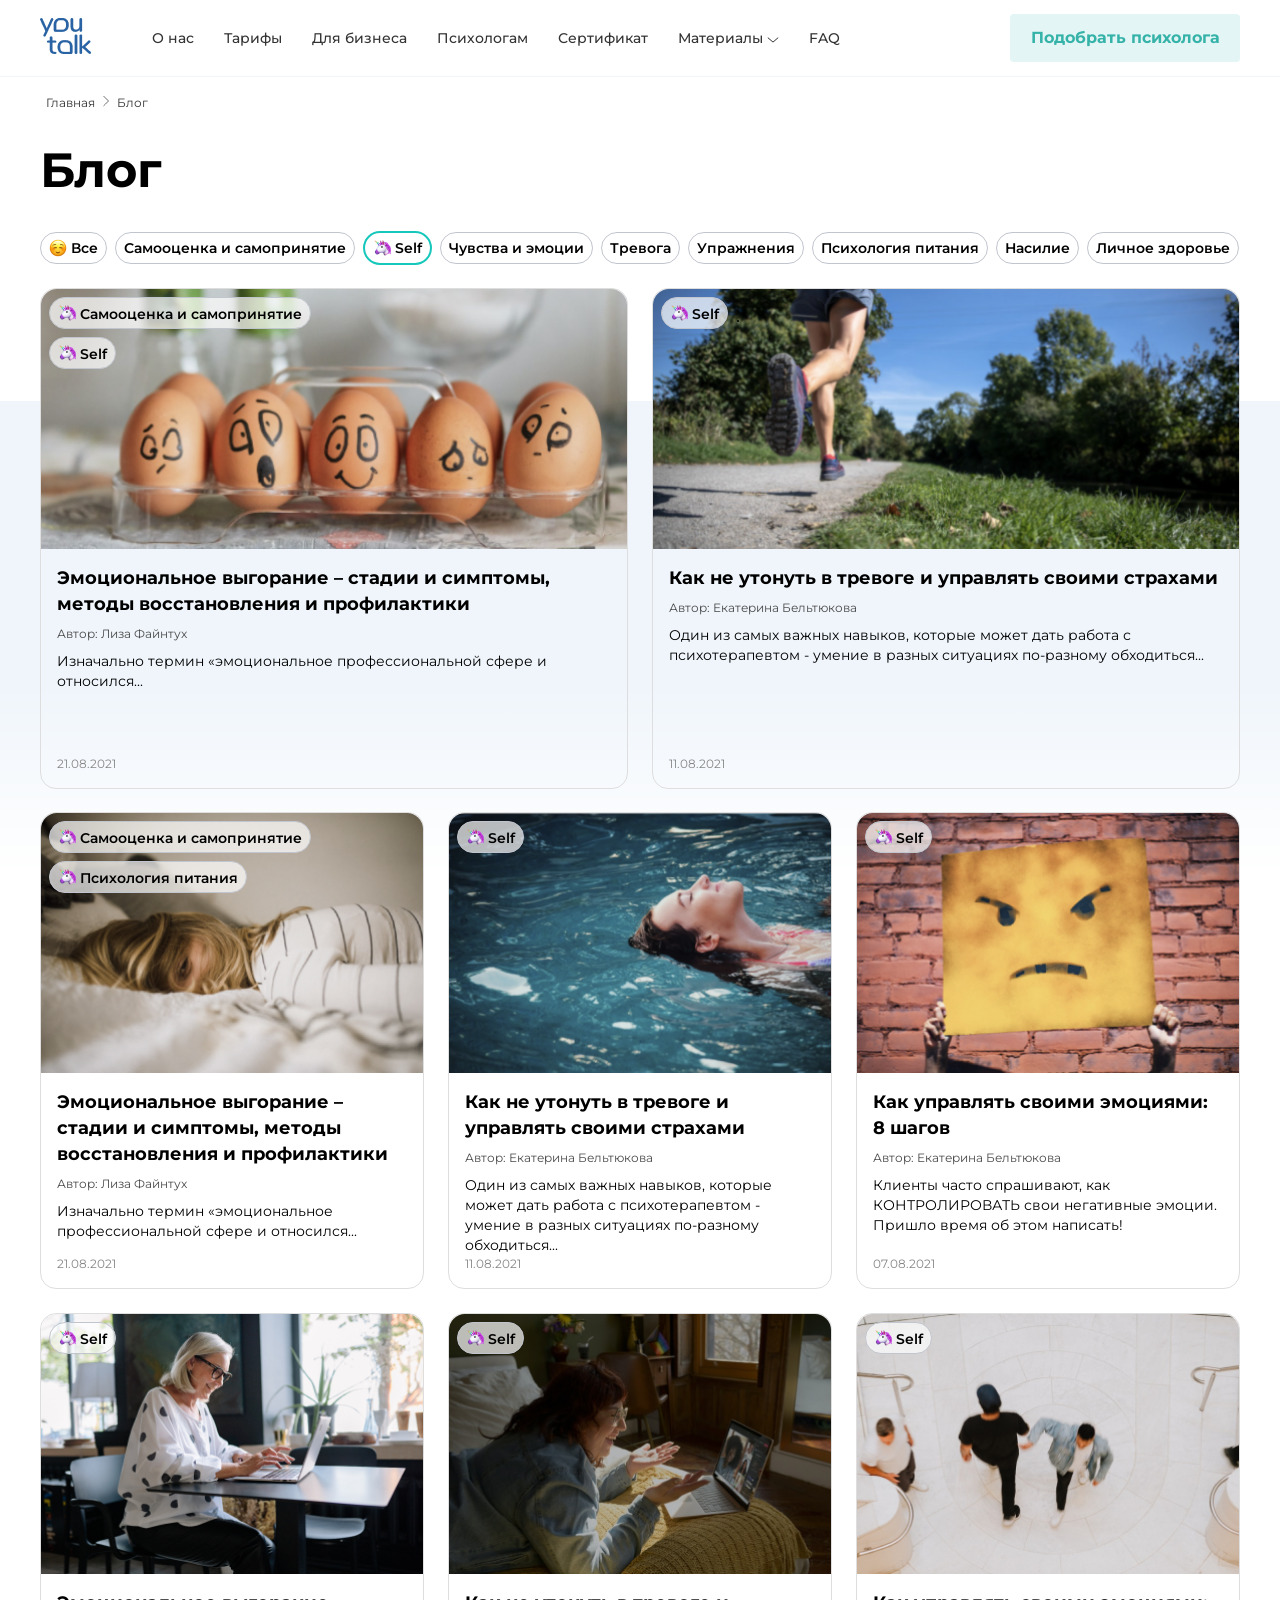
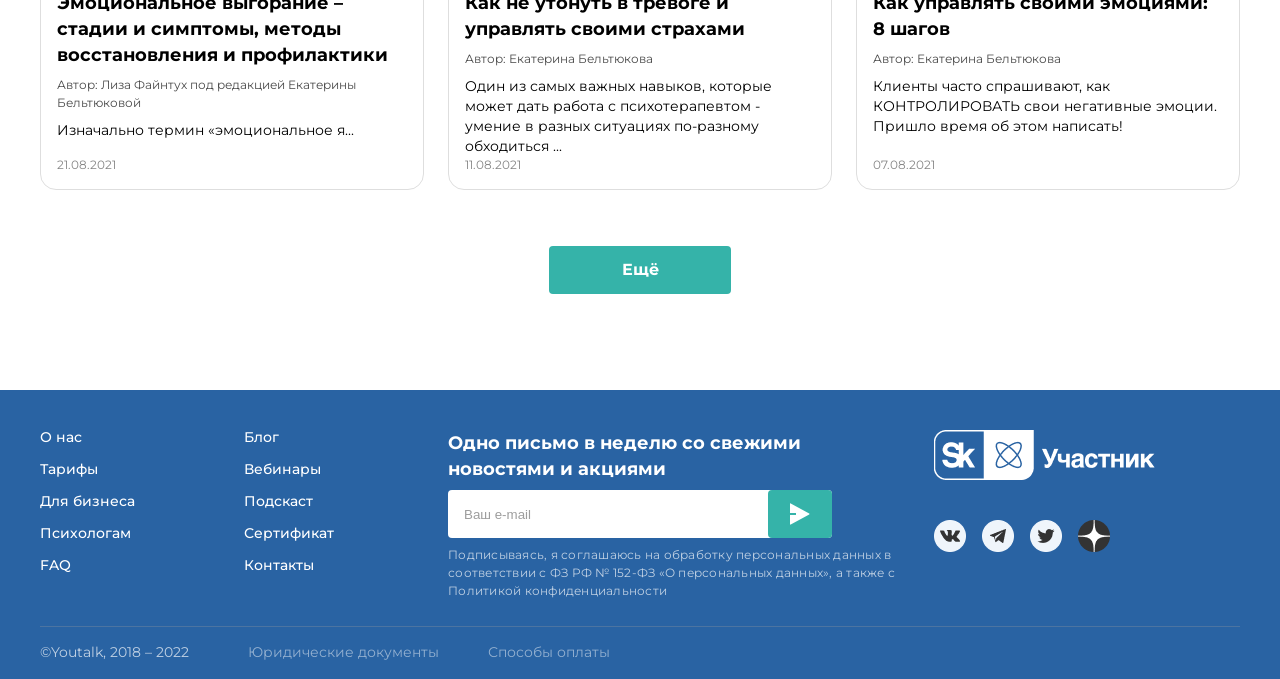
<file: blog.html>
﻿<!DOCTYPE html>
<html lang="en">
<head>
  <title>YouTalk</title>
  <meta charset="utf-8">
  <meta name="viewport" content="width=device-width, initial-scale=1">
  <link type="text/css" rel="stylesheet" href="css/blog.css">
</head>
  
<body>
  <div class="container">
    <header>
      <div class="nav_logo_wrapper">
        <a href="index.html" title="Главная"><img src="images/nav_logo.png" alt="Logo"></a>
      </div>
      <nav>
        <ul>
          <li><a href="article.html">О нас</a></li>
          <li><a href="article.html">Тарифы</a></li>
          <li><a href="article.html">Для бизнеса</a></li>
          <li><a href="article.html">Психологам</a></li>
          <li><a href="article.html">Сертификат</a></li>
          <li><a href="article.html">Материалы</a>
            <span><svg xmlns="http://www.w3.org/2000/svg" fill="none" viewBox="0 0 12 6" width="12" height="6">
              <path stroke="#333333" stroke-linecap="round" stroke-linejoin="round" d="M 1.09998 0.899902 L 5.99998 5.0999 L 10.9 0.899902" /></svg>
            </span>
          </li>
          <li><a href="article.html">FAQ</a></li>
        </ul>
      </nav>
      <button class="nav_button_selection-psychologist">
              <a class="nav_button_selection-psychologist_a" href="article.html" target="_blank">Подобрать психолога</a>
      </button>
      <div class="hamburger-menu">
  <input id="menu_toggle" type="checkbox" />
  <label class="menu_btn" for="menu_toggle">
    <span></span>
  </label>
        <ul class="menu_box">
          <li><a class="menu_item" href="article.html">О нас</a></li>
          <li><a class="menu_item" href="article.html">Тарифы</a></li>
          <li><a class="menu_item" href="article.html">Для бизнеса</a></li>
          <li><a class="menu_item" href="article.html">Психологам</a></li>
          <li><a class="menu_item" href="article.html">Сертификат</a></li>
          <li><a class="menu_item" href="article.html">Материалы</a></li>
          <li><a class="menu_item" href="article.html">FAQ</a></li>
        </ul>
</div>
    </header>
    <main>
      <div class="nav_mini_wrapper">
        <span><a class="nav_mini_text" href="article.html">Главная</a>           </span>
        <span>
          <svg xmlns="http://www.w3.org/2000/svg" fill="none" viewBox="0 0 6 12" width="6" height="12">
<path stroke="#333333" stroke-linecap="round" stroke-linejoin="round" stroke-opacity="0.7" d="M 0.8125 10.6875 L 2.375 9.125 L 5.5 6 L 2.375 2.875 L 0.8125 1.3125" />
          </svg>
        </span>
        <span><a class="nav_mini_text" href="article.html">Блог</a>             </span>
      </div>
      <div class="page_title_wrapper">
        <h1 class="page_title_text">Блог</h1>
      </div>
      <div class="themes_hashtag_wrapper">
        <span class="themes_hashtag_general"><img src="images/smiling-face_263a.png" alt="Смайл-улыбка">Все</span>
        <span class="themes_hashtag_general">Самооценка и самопринятие</span>
        <span class="themes_hashtag_general_choose"><img src="images/unicorn_1f9842.png" alt="Смайл-единорог">Self</span>
        <span class="themes_hashtag_general">Чувства и эмоции</span>
        <span class="themes_hashtag_general">Тревога</span>
        <span class="themes_hashtag_general">Упражнения</span>
        <span class="themes_hashtag_general">Психология питания</span>
        <span class="themes_hashtag_general">Насилие</span>
        <span class="themes_hashtag_general">Личное здоровье</span>
      </div>
      <div class="background_img_block"></div>
      <section class="main_block">
        <article class="main_block_left">
          <div class="main_block_left_top_wrapper">
            <span class="themes_hashtag_1"><img class="smile" src="images/unicorn_1f9842.png" alt="Смайл-единорог">Самооценка и самопринятие</span>
            <br>
            <span class="themes_hashtag_2"><img class="smile" src="images/unicorn_1f9842.png" alt="Смайл-единорог">Self</span>
          </div>
          <div class="main_block_text-part">
            <span class="main_block_title">Эмоциональное выгорание – стадии и симптомы, методы восстановления и профилактики</span>
            <span class="main_block_author">Автор: Лиза Файнтух</span>
            <span class="main_block_text">Изначально термин «эмоциональное профессиональной сфере и относился...</span>
            <span class="main_block_date">21.08.2021</span>
          </div>
        </article>
    
        <article class="main_block_right">
          <div class="main_block_right_top_wrapper">
            <span class="themes_hashtag_1"><img class="smile" src="images/unicorn_1f9842.png" alt="Смайл-единорог">Self</span>.
          </div>
          <div class="main_block_text-part">
            <span class="main_block_title">Как не утонуть в тревоге и управлять своими страхами</span>
            <span class="main_block_author">Автор: Екатерина Бельтюкова</span>
            <span class="main_block_text">Один из самых важных навыков, которые может дать работа с психотерапевтом - умение в разных ситуациях по-разному обходиться...</span>
            <span class="main_block_date">11.08.2021</span>
          </div>
        </article>
      </section>
      <section class="main_block_secondary">
        <article class="main_block_secondary_left">
          <div class="main_block_secondary_left_top_wrapper">
            <span class="themes_hashtag_1"><img class="smile" src="images/unicorn_1f9842.png" alt="Смайл-единорог">Самооценка и самопринятие</span>
            <span class="themes_hashtag_2"><img class="smile" src="images/unicorn_1f9842.png" alt="Смайл-единорог">Психология питания</span>
          </div>
          <div class="main_block_text-part">
            <span class="main_block_title">Эмоциональное выгорание – стадии и симптомы, методы восстановления и профилактики</span>
            <span class="main_block_author">Автор: Лиза Файнтух</span>
            <span class="main_block_text">Изначально термин «эмоциональное профессиональной сфере и относился...</span>
            <span class="main_block_secondary_date">21.08.2021</span>
          </div>
        </article>
        <article class="main_block_secondary_center">
          <div class="main_block_secondary_center_top_wrapper">
            <span class="themes_hashtag_1"><img class="smile" src="images/unicorn_1f9842.png" alt="Смайл-единорог">Self</span>
          </div>
          <div class="main_block_text-part">
            <span class="main_block_title">Как не утонуть в тревоге и управлять своими страхами</span>
            <span class="main_block_author">Автор: Екатерина Бельтюкова</span>
            <span class="main_block_text">Один из самых важных навыков, которые может дать работа с психотерапевтом - умение в разных ситуациях по-разному обходиться...</span>
            <span class="main_block_secondary_date">11.08.2021</span>
          </div>
        </article>
        <article class="main_block_secondary_right">
          <div class="main_block_secondary_right_top_wrapper">
            <span class="themes_hashtag_1"><img class="smile" src="images/unicorn_1f9842.png" alt="Смайл-единорог">Self</span>
          </div>
          <div class="main_block_text-part">
            <span class="main_block_title">Как управлять своими эмоциями: 8 шагов</span>
            <span class="main_block_author">Автор: Екатерина Бельтюкова</span>
            <span class="main_block_text">Клиенты часто спрашивают, как КОНТРОЛИРОВАТЬ свои негативные эмоции. Пришло время об этом написать!</span>
            <span class="main_block_secondary_date">07.08.2021</span>
          </div>
        </article>
        <article class="main_block_secondary_2_left">
          <div class="main_block_secondary_2_left_top_wrapper">
            <span class="themes_hashtag_1"><img class="smile" src="images/unicorn_1f9842.png" alt="Смайл-единорог">Self</span>
          </div>
          <div class="main_block_text-part">
            <span class="main_block_title">Эмоциональное выгорание – стадии и симптомы, методы восстановления и профилактики</span>
            <span class="main_block_author">Автор: Лиза Файнтух под редакцией  Екатерины Бельтюковой</span>
            <span class="main_block_text">Изначально термин «эмоциональное я...</span>
            <span class="main_block_secondary_date">21.08.2021</span>
          </div>
        </article>
        <article class="main_block_secondary_2_center">
          <div class="main_block_secondary_2_center_top_wrapper">
            <span class="themes_hashtag_1"><img class="smile" src="images/unicorn_1f9842.png" alt="Смайл-единорог">Self</span>
          </div>
          <div class="main_block_text-part">
            <span class="main_block_title">Как не утонуть в тревоге и управлять своими страхами</span>
            <span class="main_block_author">Автор: Екатерина Бельтюкова</span>
            <span class="main_block_text">Один из самых важных навыков, которые может дать работа с психотерапевтом - умение в разных ситуациях по-разному обходиться ...</span>
            <span class="main_block_secondary_date">11.08.2021</span>
          </div>
        </article>
        <article class="main_block_secondary_2_right">
          <div class="main_block_secondary_2_right_top_wrapper">
            <span class="themes_hashtag_1"><img class="smile" src="images/unicorn_1f9842.png" alt="Смайл-единорог">Self</span>
          </div>
          <div class="main_block_text-part">
            <span class="main_block_title">Как управлять своими эмоциями: 8 шагов</span>
            <span class="main_block_author">Автор: Екатерина Бельтюкова</span>
            <span class="main_block_text">Клиенты часто спрашивают, как КОНТРОЛИРОВАТЬ свои негативные эмоции. Пришло время об этом написать!</span>
            <span class="main_block_secondary_date">07.08.2021</span>
          </div>
        </article>
      </section>
      <div class="more_button_wrapper">
        <button class="more_button">
        <a class="more_button_a" href="article.html">Ещё</a>
        </button>
      </div>
    </main>
    <footer>
      <div class="nav_left">
        <ul> 
          <li><a href="article.html">О нас</a></li>
          <li><a href="article.html">Тарифы</a></li>
          <li><a href="article.html">Для бизнеса</a></li>
          <li><a href="article.html">Психологам</a></li>
          <li><a href="article.html">FAQ</a></li>
        </ul>
      </div>
      <div class="nav_right">
        <ul> 
          <li><a href="article.html">Блог</a></li>
          <li><a href="article.html">Вебинары</a></li>
          <li><a href="article.html">Подскаст</a></li>
          <li><a href="article.html">Сертификат</a></li>
          <li><a href="article.html">Контакты</a></li>
        </ul>
      </div>
      <div class="mail_wrapper">
        <span class="mail_title_txt">Одно письмо в неделю со свежими новостями и акциями</span>
        <span class="confid">Подписываясь, я соглашаюсь на обработку персональных данных в соответствии с ФЗ РФ № 152-ФЗ «О персональных данных», а также с Политикой конфиденциальности</span>
      </div>
      <input type="email" class="mail-form" value="Ваш e-mail">
        <button class="send_button"><svg xmlns="http://www.w3.org/2000/svg" fill="none" viewBox="0 0 20 22" width="20" height="22">
<path fill="white" d="M 0 12.0001 H 6 V 10.0001 H 0 V 0.846106 C 1.48755e-005 0.75922 0.0226703 0.673839 0.0657334 0.598376 C 0.108797 0.522913 0.170781 0.459974 0.245577 0.415763 C 0.320372 0.371552 0.405398 0.347594 0.492273 0.346251 C 0.579148 0.344908 0.664873 0.366227 0.741 0.408106 L 19.203 10.5621 C 19.2814 10.6053 19.3468 10.6687 19.3923 10.7457 C 19.4378 10.8228 19.4618 10.9106 19.4618 11.0001 C 19.4618 11.0896 19.4378 11.1774 19.3923 11.2545 C 19.3468 11.3315 19.2814 11.3949 19.203 11.4381 L 0.741 21.5921 C 0.664873 21.634 0.579148 21.6553 0.492273 21.654 C 0.405398 21.6526 0.320372 21.6287 0.245577 21.5844 C 0.170781 21.5402 0.108797 21.4773 0.0657334 21.4018 C 0.0226703 21.3264 1.48755e-005 21.241 0 21.1541 V 12.0001 Z" /></svg>
        </button>
      <div class="participant_logo">  
        <img src="images/participant.png" alt="Участник">
      </div>
      <div class="social_wrapper">
        <a href="article.html" title="vk"><img src="images/vk.png" alt="В контакте"></a>
        <a href="article.html" title="te"><img src="images/te.png" alt="Телеграмм"></a>
        <a href="article.html" title="tw"><img src="images/tw.png" alt="Твиттер"></a>
        <a href="article.html" title="yz"><img src="images/yz.png" alt="Яндекс-дзен"></a>
      </div>
      <span class="footer_line"></span>
      <span class="copyright">©Youtalk, 2018 – 2022</span>
      <span class="juristic_documents"><a class="juristic_documents" href="article.html">Юридические документы</a></span>
      <span class="payment_methods"><a class="payment_methods" href="
article.html">Способы оплаты</a></span>
    </footer>
  </div>
</body>
  
</html>
</file>
<file: css/blog.css>
@import url('https://fonts.googleapis.com/css2?family=Montserrat:ital,wght@0,100;0,200;0,300;0,400;0,500;0,600;0,700;0,800;1,100;1,200;1,300;1,400;1,500;1,600;1,700&display=swap');

* {
  margin: 0px;
  padding: 0px;
}

.container {
  display: grid;
  grid-template-columns: auto auto auto auto auto auto;
  grid-template-rows: auto auto auto auto auto;
  grid-template-areas:
    "h h h h h h"
    "m m m m m m"
    "f f f f f f";
}

header {
  grid-area: h;
}

main {
  grid-area: m;
}

footer {
  grid-area: f;
}

/*** Header ***/

header {
  display: grid;
  grid-template-columns: auto 102px 704px 164px 230px auto;
  grid-template-rows: 1fr;
  background: #FFFFFF;
  height: 76px;
  align-items: center;
  border-bottom: 1px solid #EFF5FB;
}

header nav {
  grid-column:  3 / 4;
  padding-left: 10px;
}

header .nav_logo_wrapper {
  grid-column: 2 / 3;
  
}

header nav ul {
  display: flex;
  padding: 0px;
  gap: 30px;
}

header nav li {
 list-style-type: none;
 font-family: "Montserrat";
 font-weight: 500;
 font-size: 14px;
}

header .nav_button_selection-psychologist {
  grid-column:  5 / 6;
  width: 230px;
  height: 48px;
  border-radius: 4px;
  display: flex;
  align-items: center;
  background-color: #E3F5F5;
  justify-content: center;
  border-color: transparent;
}

header .nav_button_selection-psychologist_a {
  font-family: "Montserrat";
  font-style: normal;
  font-weight: 700;
  font-size: 16px;
  line-height: 20px;
  text-align: center;
  color: #35b3a9;
  text-decoration: none;
  }

header nav a {
  color: #333333;
  text-decoration: none;
}

a:hover {
  cursor: pointer;
}

button:hover {
  cursor: pointer;
}

header .hamburger-menu {
  display: none;
}

header #menu_toggle {
  opacity: 0;
}

header .menu_btn {
  display: flex;
  align-items: center;
  position: fixed;
  width: 18px;
  height: 14px;
  cursor: pointer;
  z-index: 3;
}

header .menu_btn > span,
header .menu_btn > span::before,
header .menu_btn > span::after {
  display: block;
  position: absolute;
  width: 100%;
  height: 2px;
  border-radius: 1px;
  background-color: #35b3a9;
}

header .menu_btn > span::before {
  content: '';
  top: -8px;
}
header .menu_btn > span::after {
  content: '';
  top: 8px;
}

header .menu_box {
  display: block;
  position: fixed;
  visibility: hidden;
  top: 0;
  width: 200px;
  height: 100%;
  margin: 0;
  padding: 50px 0;
  list-style: none;
  text-align: center;
  background-color: #fff;
  box-shadow: 1px 0px 6px rgba(0, 0, 0, .2);
  z-index: 2;
}

header .menu_item {
  display: block;
  list-style-type: none;
  font-family: "Montserrat";
  font-weight: 500;
  font-size: 14px;
  margin: 16px;
  color: #333333;
  text-decoration: none;
}

header .menu_item:hover {
  background-color: #E3F5F5;
}

header #menu_toggle:checked ~ .menu_btn > span {
  transform: rotate(45deg);
}

header #menu_toggle:checked ~ .menu_btn > span::before {
  top: 0;
  transform: rotate(0);
}

header #menu_toggle:checked ~ .menu_btn > span::after {
  top: 0;
  transform: rotate(90deg);
}

header #menu_toggle:checked ~ .menu_box {
  visibility: visible;
}

/*** Main ***/

main {
  display: grid;
  grid-template-columns: auto 102px 704px 164px 230px auto;
  grid-template-rows: auto auto auto auto auto auto auto;
}

main .nav_mini_wrapper {
  grid-column: 2/6;
  grid-row: 1;
  display: flex;
  gap: 8px;
  padding: 16px 0px 30px 6px;
}

main .nav_mini_text {
  font-family: "Montserrat";
  font-size: 12px;
  color: #333333;
  text-decoration: none;
}

main .page_title_wrapper {
  grid-column: 2/6;
  grid-row: 2;
}

main .page_title_text {
  font-family: "Montserrat";
  font-weight: 700;
  font-size: 48px;
}

main .themes_hashtag_wrapper {
  display: flex;
  grid-column: 2/6;
  grid-row: 3;
  padding-top: 32px;
  gap: 8px;
  align-items: center
}

main .themes_hashtag_general {
  border: 1px solid #C1C5CD;
  border-radius: 24px;
  display: flex;
  flex-direction: row;
  padding: 6px 8px;
  gap: 4px;
  font-family: "Montserrat";
  font-weight: 600;
  font-size: 14px;
  white-space: nowrap;
}

main .themes_hashtag_general_choose {
  border: 2px solid #16C8BB;
  border-radius: 24px;
  display: flex;
  flex-direction: row;
  padding: 6px 8px;
  gap: 4px;
  font-family: "Montserrat";
  font-weight: 600;
  font-size: 14px;
  white-space: nowrap;
}

main .background_img_block {
  position: absolute;
  width: 100%;
  height: 672px;
  left: 0px;
  top: 401px;
  z-index: -1;
  background: linear-gradient(180deg, rgba(255, 255, 255, 0) 41.95%, #FFFFFF 70.27%), #EFF5FB;
}

main .main_block {
  display: flex;
  flex-wrap: wrap;
  flex-direction: row;
  grid-column: 2/6;
  grid-row: 4;
  padding-top: 23px;
  gap: 24px;
}

main .main_block_left {
  width: 586px;
  height: 499px;
  border-radius: 16px;
  border: 1px solid #DEDEDE;
}

main .main_block_left_top_wrapper {
  min-height: 260px;
  background: no-repeat url(../images/Rectangle001.png);
  border-top-left-radius: 16px;
  border-top-right-radius: 16px;
  background-size: cover;
  background-position: center;
}

main .themes_hashtag_1 {
  box-sizing: border-box;
  display: inline-flex;
  padding: 6px 8px;
  gap: 4px;
  height: 32px;
  margin: 8px;
  background: rgba(255, 255, 255, 0.7);
  border: 1px solid #C1C5CD;
  border-radius: 24px;
  font-family: "Montserrat";
  font-weight: 600;
  font-size: 14px;
  line-height: 20px;
}

main .themes_hashtag_2 {
  box-sizing: border-box;
  display: inline-flex;
  padding: 6px 8px;
  gap: 4px;
  height: 32px;
  margin: 0px 8px;
  background: rgba(255, 255, 255, 0.7);
  border: 1px solid #C1C5CD;
  border-radius: 24px;
  font-family: "Montserrat";
  font-weight: 600;
  font-size: 14px;
  line-height: 20px;
}

main .main_block_text-part {
  display: flex;
  flex-direction: column;
  align-items: flex-start;
  gap: 8px;
  padding: 16px 16px 0px 16px;
  position: relative;
}

main .main_block_title {
  font-family: "Montserrat";
  font-style: normal;
  font-weight: 700;
  font-size: 18px;
  line-height: 26px;
}

main .main_block_author {
  font-family: "Montserrat";
  font-style: normal;
  font-weight: 400;
  font-size: 12px;
  line-height: 18px;
  color: #494949;
}

main .main_block_text {
  font-family: "Montserrat";
  font-style: normal;
  font-weight: 400;
  font-size: 14px;
  line-height: 20px;
}

main .main_block_date {
    width: 61px;
    height: 18px;
    color: #868686;
    font-family: "Montserrat";
    font-style: normal;
    font-weight: 400;
    font-size: 12px;
    line-height: 18px;
    position: absolute;
    top: 206px;
}

main .main_block_right {
  width: 586px;
  height: 499px;
  border-radius: 16px;
  border: 1px solid #DEDEDE;
}

main .main_block_right_top_wrapper {
  min-height: 260px;
  background: no-repeat url(../images/Rectangle002.png);
  border-top-left-radius: 16px;
  border-top-right-radius: 16px;
  background-size: cover;
  background-position: center;
}

main .main_block_secondary {
  display: flex;
  flex-wrap: wrap;
  flex-direction: row;
  grid-column: 2/6;
  grid-row: 5;
  padding-top: 23px;
  gap: 24px;
}

main .main_block_secondary_left {
  width: 382px;
  height: 475px;
  border-radius: 16px;
  border: 1px solid #DEDEDE;
}

main .main_block_secondary_left_top_wrapper {
  min-height: 260px;
  background: no-repeat url(../images/Rectangle003.png);
  border-top-left-radius: 16px;
  border-top-right-radius: 16px;
  background-size: cover;
  background-position: center;
}

main .main_block_secondary_date {
    width: 61px;
    height: 18px;
    color: #868686;
    font-family: "Montserrat";
    font-style: normal;
    font-weight: 400;
    font-size: 12px;
    line-height: 18px;
    position: absolute;
    top: 182px
}

main .main_block_secondary_center {
  width: 382px;
  height: 475px;
  left: 408px;
  border-radius: 16px;
  border: 1px solid #DEDEDE;
}

main .main_block_secondary_center_top_wrapper {
  min-height: 260px;
  background: no-repeat url(../images/Rectangle004.png);
  border-top-left-radius: 16px;
  border-top-right-radius: 16px;
  background-size: cover;
  background-position: center;
}

main .main_block_secondary_right {
  width: 382px;
  height: 475px;
  left: 816px;
  border-radius: 16px;
  border: 1px solid #DEDEDE;
}

main .main_block_secondary_right_top_wrapper {
  min-height: 260px;
  background: no-repeat url(../images/Rectangle005.png);
  border-top-left-radius: 16px;
  border-top-right-radius: 16px;
  background-size: cover;
  background-position: center;
}

main .main_block_secondary_2_left {
  width: 382px;
  height: 475px;
  border-radius: 16px;
  border: 1px solid #DEDEDE;
}

main .main_block_secondary_2_left_top_wrapper {
  min-height: 260px;
  background: no-repeat url(../images/Rectangle006.png);
  border-top-left-radius: 16px;
  border-top-right-radius: 16px;
  background-size: cover;
  background-position: center;
}

main .main_block_secondary_2_center {
  width: 382px;
  height: 475px;
  left: 408px;
  border-radius: 16px;
  border: 1px solid #DEDEDE;
}

main .main_block_secondary_2_center_top_wrapper {
  min-height: 260px;
  background: no-repeat url(../images/Rectangle007.png);
  border-top-left-radius: 16px;
  border-top-right-radius: 16px;
  background-size: cover;
  background-position: center;
}

main .main_block_secondary_2_right {
  width: 382px;
  height: 475px;
  left: 816px;
  border-radius: 16px;
  border: 1px solid #DEDEDE;
}

main .main_block_secondary_2_right_top_wrapper {
  min-height: 260px;
  background: no-repeat url(../images/Rectangle008.png);
  border-top-left-radius: 16px;
  border-top-right-radius: 16px;
  background-size: cover;
  background-position: center;
}

main .more_button_wrapper {
  grid-column: 2/6;
  grid-row: 7;
  display: flex;
  justify-content: center;
}

main .more_button {
  display: flex;
  justify-content: center;
  margin-top: 56px;
  padding: 12px 16px;
  background: #35B3A9;
  border-radius: 4px;
  border-color: transparent;
  height: 48px;
  width: 182px;
  margin-bottom: 96px;
}

main .more_button_a {
  font-family: "Montserrat";
  font-style: normal;
  font-weight: 700;
  font-size: 16px;
  line-height: 20px;
  text-align: center;
  color: #fff;
  text-decoration: none;
}

/*** Footer ***/

footer {
  display: grid;
  grid-template-columns: auto 204px 204px 486px 306px auto;
  grid-template-rows: auto auto;
  background: #FFFFFF;
  background-color: #2963a3;
  color: #FFFFFF;
}

footer .nav_left {
  display: flex;
  flex-direction: column;
  align-items: flex-start;
  grid-column: 2/3;
  grid-row: 1;
  padding-top: 32px;
  gap: 16px;
  width: 151px;
  height: 204px;
}

footer ul {
  padding: 0px;
  width: 704px;
  align-items: center;
}

footer li {
 list-style-type: none;
 font-family: "Montserrat";
 font-style: normal;
 font-weight: 500;
 font-size: 14px;
 line-height: 114%;
 padding: 8px 0px;
}

footer a {
  color: #fff;
  text-decoration: none;
}

footer .nav_right {
  display: flex;
  flex-direction: column;
  align-items: flex-start;
  grid-column: 3/4;
  grid-row: 1;
  gap: 16px;
  width: 151px;
  height: 184px;
  padding-top: 32px;
}

footer .mail_wrapper {
  display: flex;
  flex-direction: column;
  align-items: flex-start;
  grid-column: 4/5;
  grid-row: 1;
  padding-top: 40px;
  gap: 8px;
  width: 384px;
  height: 108px;
}

footer .mail_title_txt {
  font-family: "Montserrat";
  font-style: normal;
  font-weight: 700;
  font-size: 18px;
  line-height: 26px;
  color: #FFFFFF;
}

footer .confid {
  width: 486px;
  font-family: "Montserrat";
  font-style: normal;
  font-weight: 400;
  font-size: 12px;
  line-height: 18px;
  letter-spacing: 0.25px;
  color: #FFFFFF;
  opacity: 0.7;
  margin-top: 56px;
}

footer .mail-form {
  box-sizing: border-box;
  grid-column: 4/5;
  grid-row: 1;
  width: 384px;
  height: 48px;
  background: #FFFFFF;
  border-radius: 4px;
  border-color: transparent;
  color: #9D9D9D;
  text-align: left;
  margin-top: 100px;
  padding: 16px 16px 16px 14px;
}

footer .send_button {
  display: flex;
  flex-direction: row;
  align-items: center;
  grid-column: 4/5;
  grid-row: 1;
  gap: 10px;
  justify-content: center;
  width: 64px;
  height: 48px;
  background: #35b3a9;
  border-radius: 4px;
  border-color: transparent;
  position: relative;
  left: 320px;
  top: 100px;
}

footer .mail_arrow {
  left: 35.94%;
  right: 33.65%;
  top: 27.8%;
  bottom: 27.8%;
}

footer .footer_line {
  grid-column: 2/6;
  grid-row: 2;
  background: #9D9D9D;
  opacity: 0.3;
  height: 1px;
}

footer .copyright {
  grid-column: 2/7;
  grid-row: 2;
  bottom: 17px;
  left: 120px;
  width: 156px;
  height: 20px;
  font-family: "Montserrat";
  font-style: normal;
  font-weight: 400;
  font-size: 14px;
  line-height: 20px;
  color: #FFFFFF;
  opacity: 0.7;
  padding-top: 16px;
}

footer .juristic_documents {
  grid-column: 2/7;
  grid-row: 2;
  height: 20px;
  padding-left: 104px;
  font-family: "Montserrat";
  font-style: normal;
  font-weight: 400;
  font-size: 14px;
  line-height: 20px;
  color: #FFFFFF;
  opacity: 0.7;
  padding-top: 16px;
}

footer .payment_methods {
  grid-column: 2/7;
  grid-row: 2;
  height: 20px;
  font-family: "Montserrat";
  font-style: normal;
  font-weight: 400;
  font-size: 14px;
  line-height: 20px;
  color: #FFFFFF;
  opacity: 0.7;
  padding: 16px 0px 17px 224px;
}

footer .participant_logo {
  grid-column: 5/6;
  grid-row: 1;
  width: 221px;
  height: 50px;
  padding-top: 40px;
}

footer .social_wrapper {
  grid-column: 5/6;
  grid-row: 1;
  display: flex;
  flex-direction: row;
  align-items: flex-start;
  padding: 0px;
  gap: 16px;
  width: 176px;
  height: 32px;
  padding-top: 130px;
}


@media (max-width: 1024px) {
  header {
    display: grid;
    grid-template-columns: auto 102px 704px 154px auto;
  }
  
  footer {
    display: none;
  }
  
  header nav {
    grid-column:  3 / 4;
    padding-left: 10px;
  }
  
  header .nav_button_selection-psychologist {
    display: none;
  }
  
  nav .nav_logo_wrapper {
    grid-column: 2 / 3;
  }
 
  main {
    display: grid;
    grid-template-columns: auto 468px 24px 468px auto;
    grid-template-rows: auto auto auto auto;
  }
  
  main .background_img_block {
    display: none;
  }
  
   main .nav_mini_wrapper {
    grid-column: 2 / 5;
    grid-row: 1;
    padding: 16px 0px 22px 0px;
  }

   main .page_title_wrapper {
    grid-column: 2 / 5;
    grid-row: 2;
  }

  main .themes_hashtag_wrapper {
    flex-wrap: wrap;
    grid-column: 2 / 5;
    grid-row: 3;
  }

  main .main_block {
    grid-column: 2 / 5;
    grid-row: 4;
  }
  
  main .main_block_left {
    width: 464px;
  }

  main .main_block_right {
    width: 464px;
  }
  
  main .main_block_left_top_wrapper {
    min-height: 260px;
  }
  
  main .main_block_right_top_wrapper {
    min-height: 260px;
  }

  main .main_block_secondary {
    grid-column: 2 / 5;
  }
  
  main .main_block_secondary_date {
    padding: 86px 0px 0px 0px;
    position: absolute;
  }

  main .main_block_secondary_left {
    width: 301px;
    height: 500px;
  }

  main .main_block_secondary_center {
    width: 301px;
    height: 500px;
  }

  main .main_block_secondary_right {
    width: 301px;
    height: 500px;
  }
  
  main .main_block_secondary_left_top_wrapper {
    min-height: 206px;
  }
  
  main .main_block_secondary_center_top_wrapper {
    min-height: 206px;
  }
    
  main .main_block_secondary_right_top_wrapper {
    min-height: 206px;
  }

  main .main_block_secondary_2_left {
    width: 301px;
    height: 500px;
  }

  main .main_block_secondary_2_center {
    width: 301px;
    height: 500px;
  }

  main .main_block_secondary_2_right {
    width: 301px;
    height: 500px;
  }
  
    main .main_block_secondary_2_left_top_wrapper {
    min-height: 206px;
  }
  
  main .main_block_secondary_2_center_top_wrapper {
    min-height: 206px;
  }
    
  main .main_block_secondary_2_right_top_wrapper {
    min-height: 206px;
  }

  main .more_button_wrapper {
    grid-column: 2 / 5;
  } 
}

@media (max-width: 768px) {
  header {
    display: grid;
    grid-template-columns: auto 102px 626px auto;
  }
  
  footer {
    display: none;
  }
  
  header nav {
    display: none;
  }
  
  header .nav_button_selection-psychologist {
    display: none;
  }
  
  nav .nav_logo_wrapper {
    grid-column: 2 / 3;
  }
  
  header .hamburger-menu {
    display: flex;
  }
  
  header .menu_btn {
    top: 31px;
    left: 719px;
  }
  
  header #menu_toggle:checked ~ .menu_box {
    visibility: visible;
    left: 570px;
  }
  
  main {
    display: grid;
    grid-template-columns: auto 728px auto;
    grid-template-rows: auto auto auto auto;
  }
   
  main .background_img_block {
    display: none;
  }
  
  main .nav_mini_wrapper {
    grid-column: 2 / 3;
    grid-row: 1;
    padding: 16px 0px 22px 0px;
  }

   main .page_title_wrapper {
    grid-column: 2 / 3;
    grid-row: 2;
  }

  main .themes_hashtag_wrapper {
    flex-wrap: wrap;
    grid-column: 2 / 3;
    grid-row: 3;
  }

  main .main_block {
    grid-column: 2 / 3;
    grid-row: 4;
  }
  
  main .main_block_date {
    top: 160px;
  }
  
  main .main_block_left_top_wrapper {
    min-height: 404px;
  }
  
  main .main_block_right_top_wrapper {
    min-height: 404px;
  }

  main .main_block_left {
    height: 600px;
    width: 728px;
  }

  main .main_block_right {
    height: 600px;
    width: 728px;
  }

  main .main_block_secondary {
    grid-column: 2 / 3;
  }
  
  main .main_block_secondary_left_top_wrapper {
    min-height: 206px;
  }
  
  main .main_block_secondary_center_top_wrapper {
    min-height: 206px;
  }
  
  main .main_block_secondary_right_top_wrapper {
    min-height: 206px;
  }
   
  main .main_block_secondary_date {
    padding: 30px 0px 0px 0px;
    position: absolute;
  }

  main .main_block_secondary_left {
    width: 350px;
    height: 446px;
  }

  main .main_block_secondary_center {
    width: 350px;
    height: 446px;
  }

  main .main_block_secondary_right {
    width: 350px;
    height: 446px;
  }

  main .main_block_secondary_2_left_top_wrapper {
    min-height: 206px;
  }
  
  main .main_block_secondary_2_center_top_wrapper {
    min-height: 206px;
  }
  
  main .main_block_secondary_2_right_top_wrapper {
    min-height: 206px;
  }
  
  main .main_block_secondary_2_left {
    width: 350px;
    height: 446px;
  }

  main .main_block_secondary_2_center {
    width: 350px;
    height: 446px;
  }

  main .main_block_secondary_2_right {
    width: 350px;
    height: 446px;
  }

  main .more_button_wrapper {
    grid-column: 2 / 3;
  } 
}

@media (max-width: 414px) {
  header {
    display: grid;
    grid-template-columns: auto 102px 272px auto;
    height: 72px;
  }
  
  footer {
    display: none;
  }
  
  header nav {
    display: none;
  }
  
  header .nav_button_selection-psychologist {
    display: none;
  }
  
  nav .nav_logo_wrapper {
    grid-column: 2 / 3;
  }
  
  header .hamburger-menu {
    display: flex;
  }
  
  header .menu_btn {
    top: 29px;
    left: 361px;
  }
  
  header #menu_toggle:checked ~ .menu_box {
    visibility: visible;
    left: 220px;
  }
 
  main {
    display: grid;
    grid-template-columns: auto 374px auto;
    grid-template-rows: auto auto auto auto;
  }
  
  main .background_img_block {
    display: none;
  }
   
  main .nav_mini_wrapper {
    grid-column: 2 / 3;
    grid-row: 1;
    padding: 16px 0px 22px 0px;
  }
  
  main .page_title_text {
    font-family: "Montserrat";
    font-weight: 700;
    font-size: 32px;
}

   main .page_title_wrapper {
    grid-column: 2 / 3;
    grid-row: 2;
  }

  main .themes_hashtag_wrapper {
    flex-wrap: nowrap;
    grid-column: 2 / 3;
    grid-row: 3;
    padding-top: 24px;
    overflow: hidden;
    text-overflow: ellipsis;
    margin-left: -150px;
  }

  main .main_block {
    grid-column: 2 / 3;
    grid-row: 4;
  }
  
  main .main_block_date {
    top: 230px;
  }
  
  main .main_block_left_top_wrapper {
    min-height: 206px;
  }
  
    main .main_block_right_top_wrapper {
    min-height: 206px;
  }

  main .main_block_left {
    height: 466px;
    width: 374px;
  }

  main .main_block_right {
    height: 466px;
    width: 374px;
  }

  main .main_block_secondary {
    grid-column: 2 / 3;
  }
  
  main .main_block_secondary_left_top_wrapper {
    min-height: 206px;
  }
  
    main .main_block_secondary_center_top_wrapper {
    min-height: 206px;
  }
  
  main .main_block_secondary_right_top_wrapper {
    min-height: 206px;
  }
   
  main .main_block_secondary_date {
    padding: 30px 0px 0px 0px;
    position: absolute;
  }

  main .main_block_secondary_left {
    height: 466px;
    width: 374px;
  }

  main .main_block_secondary_center {
    height: 466px;
    width: 374px;
  }

  main .main_block_secondary_right {
    height: 466px;
    width: 374px;
  }
  
    main .main_block_secondary_2_left_top_wrapper {
    min-height: 206px;
  }
  
    main .main_block_secondary_2_center_top_wrapper {
    min-height: 206px;
  }
  
  main .main_block_secondary_2_right_top_wrapper {
    min-height: 206px;
  }
  
  main .main_block_secondary_2_left {
    height: 466px;
    width: 374px;
  }
  
  main .main_block_secondary_2_center {
    height: 466px;
    width: 374px;
  }

  main .main_block_secondary_2_right {
    height: 466px;
    width: 374px;
  }

  main .more_button_wrapper {
    grid-column: 2 / 3;
  } 
}

@media (max-width: 320px) {
  header {
    display: grid;
    grid-template-columns: auto 102px 186px auto;
    height: 56px;
  }
  
  footer {
    display: none;
  }
  
  header nav {
    display: none;
  }
  
  header .nav_button_selection-psychologist {
    display: none;
  }
  
  nav .nav_logo_wrapper {
    grid-column: 2 / 3;
  }
  
  header .hamburger-menu {
    display: flex;
  }
  
  header .menu_btn {
    top: 21px;
    left: 283px;
  }
  
  header #menu_toggle:checked ~ .menu_box {
    visibility: visible;
    left: 110px;
  }
 
  main {
    display: grid;
    grid-template-columns: auto 288px auto;
    grid-template-rows: auto auto auto auto;
  }
  
  main .background_img_block {
    display: none;
  }
   
  main .nav_mini_wrapper {
    grid-column: 2 / 3;
    grid-row: 1;
    padding: 16px 0px 22px 0px;
  }
  
  main .page_title_text {
    font-family: "Montserrat";
    font-weight: 700;
    font-size: 24px;
}

   main .page_title_wrapper {
    grid-column: 2 / 3;
    grid-row: 2;
  }

  main .themes_hashtag_wrapper {
    flex-wrap: nowrap;
    grid-column: 2 / 3;
    grid-row: 3;
    padding-top: 24px;
  }

  main .main_block {
    grid-column: 2 / 3;
    grid-row: 4;
  }
  
  main .main_block_date {
    top: 250px;
  }
  
  main .main_block_left_top_wrapper {
    min-height: 206px;
  }
  
    main .main_block_right_top_wrapper {
    min-height: 206px;
  }

  main .main_block_left {
    height: 484px;
    width: 288px;
  }

  main .main_block_right {
    height: 484px;
    width: 288px;
  }

  main .main_block_secondary {
    grid-column: 2 / 3;
  }
  
  main .main_block_secondary_left_top_wrapper {
    min-height: 206px;
  }
  
    main .main_block_secondary_center_top_wrapper {
    min-height: 206px;
  }
  
  main .main_block_secondary_right_top_wrapper {
    min-height: 206px;
  }
   
  main .main_block_secondary_date {
    padding: 70px 0px 0px 0px;
    position: absolute;
  }

  main .main_block_secondary_left {
    height: 484px;
    width: 288px;
  }

  main .main_block_secondary_center {
    height: 484px;
    width: 288px;
  }

  main .main_block_secondary_right {
    height: 484px;
    width: 288px;
  }
  
    main .main_block_secondary_2_left_top_wrapper {
    min-height: 206px;
  }
  
    main .main_block_secondary_2_center_top_wrapper {
    min-height: 206px;
  }
  
  main .main_block_secondary_2_right_top_wrapper {
    min-height: 206px;
  }
  
  main .main_block_secondary_2_left {
    height: 484px;
    width: 288px;
  }
  
  main .main_block_secondary_2_center {
    height: 484px;
    width: 288px;
  }

  main .main_block_secondary_2_right {
    height: 484px;
    width: 288px;
  }

  main .more_button_wrapper {
    grid-column: 2 / 3;
  } 
}
</file>
<file: css/article.css>
@import url('https://fonts.googleapis.com/css2?family=Montserrat:ital,wght@0,100;0,200;0,300;0,400;0,500;0,600;0,700;0,800;1,100;1,200;1,300;1,400;1,500;1,600;1,700&display=swap');

* {
  margin: 0px;
  padding: 0px;
}

.container {
  display: grid;
  grid-template-columns: auto auto;
  grid-template-areas:
    "h h"
    "m a"
    "f f";
  justify-content: center;
}

header {
  grid-area: h;
}

main {
  grid-area: m;
}

aside {
  grid-area: a;
}

footer {
  grid-area: f;
}

/*** Header ***/

header {
  display: grid;
  grid-template-columns: 90px 700px 128px 282px;
  background: #FFFFFF;
  height: 76px;
  align-items: center;
  border-bottom: 1px solid #EFF5FB;
}

header .nav_logo_wrapper {
  grid-column: 1 / 2;
}

header nav {
  grid-column:  2 / 3;
}

header nav ul {
  display: flex;
  padding: 0px;
  gap: 30px;
}

header nav li {
 list-style-type: none;
 font-family: "Montserrat";
 font-weight: 500;
 font-size: 14px;
}

header .nav_button_selection-psychologist {
  grid-column:  4 / 5;
  width: 230px;
  height: 48px;
  border-radius: 4px;
  display: flex;
  align-items: center;
  background-color: #E3F5F5;
  justify-content: center;
  border-color: transparent;
  margin-left: 50px;
}

header .nav_button_selection-psychologist_txt {
  font-family: "Montserrat";
  font-style: normal;
  font-weight: 700;
  font-size: 16px;
  line-height: 20px;
  text-align: center;
  color: #35b3a9;
  text-decoration: none;
  }

header nav a {
  color: #333333;
  text-decoration: none;
}

a:hover {
  cursor: pointer;
}

button:hover {
  cursor: pointer;
}

header .hamburger-menu {
  display: none;
}

header #menu_toggle {
  opacity: 0;
}

header .menu_btn {
  display: flex;
  align-items: center;
  position: fixed;
  width: 18px;
  height: 14px;
  cursor: pointer;
  z-index: 3;
}

header .menu_btn > span,
header .menu_btn > span::before,
header .menu_btn > span::after {
  display: block;
  position: absolute;
  width: 100%;
  height: 2px;
  border-radius: 1px;
  background-color: #35b3a9;
}

header .menu_btn > span::before {
  content: '';
  top: -8px;
}
header .menu_btn > span::after {
  content: '';
  top: 8px;
}

header .menu_box {
  display: block;
  position: fixed;
  visibility: hidden;
  top: 0;
  width: 200px;
  height: 100%;
  margin: 0;
  padding: 50px 0;
  list-style: none;
  text-align: center;
  background-color: #fff;
  box-shadow: 1px 0px 6px rgba(0, 0, 0, .2);
  z-index: 2;
}

header .menu_item {
  display: block;
  list-style-type: none;
  font-family: "Montserrat";
  font-weight: 500;
  font-size: 14px;
  margin: 16px;
  color: #333333;
  text-decoration: none;
}

header .menu_item:hover {
  background-color: #E3F5F5;
}

header #menu_toggle:checked ~ .menu_btn > span {
  transform: rotate(45deg);
}

header #menu_toggle:checked ~ .menu_btn > span::before {
  top: 0;
  transform: rotate(0);
}

header #menu_toggle:checked ~ .menu_btn > span::after {
  top: 0;
  transform: rotate(90deg);
}

header #menu_toggle:checked ~ .menu_box {
  visibility: visible;
}

/*** Main ***/

main {
  display: grid;
  grid-template-columns: 690px 228px;
}

main .nav_mini_wrapper {
  grid-column: 1/2;
  display: flex;
  gap: 8px;
  padding: 16px 0px 54px 6px;
}

main .nav_mini_txt {
  font-family: "Montserrat";
  font-size: 12px;
  color: #333333;
  text-decoration: none;
}

main .block_wrapper {
  grid-column: 1/2;
}

main .block_title_txt {
  font-family: "Montserrat";
  font-weight: 700;
  font-size: 48px;
}

main .block_author-date_wrapper {
  display: flex;
  margin: 16px 0px 24px 0px;
  gap: 8px;
}

main .block_author-date {
  font-family: "Montserrat";
  font-style: normal;
  font-weight: 400;
  font-size: 14px;
  line-height: 20px;
}

main .block_hashtag {
  display: none;
  font-family: "Montserrat";
  font-style: normal;
  font-weight: 400;
  font-size: 14px;
  line-height: 20px;
}

main .block_hashtag_txt {
  font-family: "Montserrat";
  font-style: normal;
  font-weight: 400;
  font-size: 14px;
  line-height: 20px;
  color: #2963A3;
  text-decoration-line: none;
}

main .main_article_img_wrapper {
  background-image: url(../images/main_article_img.png);
  height: 331px;
  width: 690px;
}

main .content_wrapper {
  display: block;
  margin-top: 24px;
}

main .content_less1024_wrapper {
  display: none;
  margin-top: 24px;
}

main .content_less1024 {
  color: #333333;
  font-family: "Montserrat";
  font-weight: 500;
  font-size: 16px;
  text-decoration-line: underline;
}

main .content_less1024_inside_wrapper {
  display: flex;
}

main .content_color_list_circle {
  width: 24px;
  height: 24px;
  margin: 0px 0px 0px 8px;
}

main .content_ul_wrapper {
  margin-left: -24px;
}

main p {
  font-family: 'Montserrat';
  font-style: normal;
  font-weight: 500;
  font-size: 16px;
  line-height: 24px;
}

main nav li {
 font-family: "Montserrat";
 font-weight: 500;
 font-size: 14px;
}

main ul {
  padding-inline-start: 24px;
  list-style-type: none;
}

main ul a {
  color: #333333;
  font-family: "Montserrat";
  font-weight: 500;
  font-size: 16px;
  text-decoration-line: underline;
}

main .topic_title {
  font-family: "Montserrat";
  font-style: normal;
  font-weight: 700;
  font-size: 24px;
  line-height: 32px;
  padding: 24px 0px 16px 0px;
}

main .quote_wrapper {
  display: flex;
  flex-direction: column;
  align-items: flex-start;
  background-color: #F3F7FE;
  padding: 30px 24px 24px 24px;
  margin-top: 40px;
  gap: 8px;
  border-radius: 16px;
  background-image: url(../images/quotes.png);
  background-repeat: no-repeat;
  background-position-x: 24px;
  background-position-y: 18px;
}

main .quote_txt {
  font-family: "Montserrat";
  font-style: italic;
  font-weight: 400;
  font-size: 16px;
  line-height: 24px;
}

main .color_list_wrapper {
  display: flex;
}

main .color_list_circle {
  width: 24px;
  height: 24px;
  margin: 0px 16px 0px 8px;
}

main .ontogenesis_img_wrapper {
  background-image: url(../images/ontogenesis.png);
  height: 331px;
  width: 690px;
}

main .under_img_txt {
  font-family: "Montserrat";
  font-style: normal;
  font-weight: 400;
  font-size: 14px;
  line-height: 130%;
  margin: 16px 0px 24px 0px;
}

main .quote_mini_wrapper {
  display: flex;
  align-items: center;
  padding: 24px;
  margin: 24px 0px 24px 0px;
  width: 485px;
  left: 102px;
  background-image: url(../images/quote_mini.png);
  background-repeat: no-repeat;
  background-size: contain;
  background-position: center;
  position: relative;
}

main .quote_mini_txt {
  font-family: "Montserrat";
  font-style: italic;
  font-weight: 400;
  font-size: 16px;
  line-height: 24px;
  text-align: center;
}

main .img_and_text_wrapper {
  display: flex;
  margin: 24px 0px 24px 0px;
}

main .img_and_text_img {
  padding-right: 16px;
}

main .img_and_text_img_414 {
  display: none;
}

 main .img_and_text_img_320 {
  display: none;
}

main .exercise_yellow_wrapper {
  display: flex;
  flex-direction: column;
  align-items: flex-start;
  padding: 24px;
  margin-top: 24px;
  gap: 8px;
  background-color: #FEFAEC;
  border-radius: 16px;
}

main .exercise_orange_wrapper {
  display: flex;
  flex-direction: column;
  align-items: flex-start;
  padding: 24px;
  margin-top: 24px;
  gap: 8px;
  background-color: #FFF3EB;
  border-radius: 16px;
}

main .img_and_text_half_page_wrapper {
  display: flex;
  flex-direction: row;
  align-items: flex-start;
  padding: 24px 0px 24px 0px;
  gap: 24px;
}

main .half_page_right {
  display: grid;
}

main .half_page_left {
  display: grid;
}

main .img_and_text_img_half {
  padding-bottom: 24px;
}

main .lightning_wrapper {
  display: flex;
  justify-content: center;
  padding-bottom: 24px;
}

main .exercise_blue_wrapper {
  display: flex;
  flex-direction: column;
  align-items: flex-start;
  padding: 24px;
  margin-top: 24px;
  gap: 8px;
  background-color: rgba(3, 178, 165, 0.1);
  border-radius: 16px;
}

main .lower_aside {
  display: none;
}

main .hashtag_wrapper {
    display: flex;
    margin-top: 24px;
    gap: 8px;
    flex-direction: row;
    flex-wrap: wrap;
}

main .hashtag_wrapper_txt {
  font-family: "Montserrat";
  font-style: normal;
  font-weight: 400;
  font-size: 14px;
  line-height: 20px;
  color: #2963A3;
  text-decoration: none
}

/*** Sidebar ***/

aside {
  display: grid;
  grid-template-columns: 282px;
  grid-template-rows: auto auto auto;
  align-content: start;
}

aside .free_windows_wrapper {
  display: flex;
  flex-direction: column;
  align-items: center;
  margin-top: 88px;
  padding: 0px;
  gap: 24px;
  background: #E6F0FD;
  border-radius: 16px;
  height: 524px;
}

aside .free_windows_img {
  padding-top: 24px;
}

aside .free_windows_img_less1024 {
  display: none;
}

aside .free_windows_img_less768 {
  display: none;
}

aside .free_windows_title_txt {
  font-family: "Montserrat";
  font-style: normal;
  font-weight: 700;
  font-size: 18px;
  line-height: 24px;
  text-align: center;
}

aside .free_windows_subtitle_txt {
  width: 234px;
  font-family: "Montserrat";
  font-style: normal;
  font-weight: 400;
  font-size: 14px;
  line-height: 20px;
  text-align: center;
}

aside .button_free_windows_more {
  display: flex;
  flex-direction: row;
  justify-content: center;
  align-items: center;
  padding: 12px 16px;
  gap: 8px;
  background: #35B3A9;
  border-radius: 4px;
  border-color: transparent;
  width: 234px;
  height: 48px;
}

aside .button_free_windows_more_a {
  font-family: "Montserrat";
  font-style: normal;
  font-weight: 700;
  font-size: 16px;
  line-height: 24px;
  color: #FFF;
  text-decoration: none;
  }

aside .psychologist_information_wrapper {
  display: flex;
  flex-direction: column;
  gap: 16px;
  background: #FFF;
  border: 1px solid #DEDEDE;
  border-radius: 16px;
  box-sizing: border-box;
  filter: drop-shadow(0px 30px 50px #EFF5FB);
  margin-top: 24px;
  background-image: url(../images/psychologist_lilia.png);
  background-repeat: no-repeat;
  background-position-x: 81px;
  background-position-y: 24px;
}

aside .correspondence_and_video_wrapper {
  display: flex;
  flex-direction: column;
  align-items: flex-start;
  padding: 0px;
  gap: 8px;
  left: 22px;
  top: 16px;
  position: relative;
}

aside .correspondence_and_video_inside_wrapper {
  display: flex;
  flex-direction: row;
  align-items: center;
  padding: 0px 6px;
  gap: 4px;
  background: rgba(243, 244, 248, 0.7);
  border-radius: 6px;
}

aside .psychologist_information_txt_wrapper {
  display: flex;
  flex-direction: column;
  justify-content: center;
  align-items: center;
  padding: 0px;
  padding-top: 91px;
}

aside .psychologist_name {
  font-family: "Montserrat";
  font-style: normal;
  font-weight: 700;
  font-size: 20px;
  line-height: 28px;
}

aside .psychologist_position {
  font-family: "Montserrat";
  font-style: normal;
  font-weight: 600;
  font-size: 16px;
  line-height: 24px;
}

aside .experience_and_age_wrapper {
  display: flex;
  flex-direction: row;
  justify-content: center;
  align-items: center;
  padding: 0px;
  gap: 8px;
}

aside .experience_and_age_txt {
  font-family: "Montserrat";
  font-style: normal;
  font-weight: 500;
  font-size: 14px;
  line-height: 20px;
  color: #A2A7B1;
  padding-bottom: 20px;
}

aside .psychologist_information_line {
  display: flex;
  flex-direction: column;
  align-items: flex-start;
  gap: 10px;
  width: 250px;
  height: 1px;
  background: #FFFFFF;
  box-shadow: 0px 1px 0px #DEDEDE;
  transform: matrix(1, 0, 0, -1, 0, 0);
}

aside .psychologist_work_wrapper {
  display: flex;
  flex-direction: column;
  align-items: flex-start;
  padding: 0px;
  gap: 8px;

}

aside .psychologist_work_title_txt {
  font-family: "Montserrat";
  font-style: normal;
  font-weight: 700;
  font-size: 16px;
  line-height: 24px;
  padding-top: 20px;
}

aside .psychologist_work_txt {
  font-family: "Montserrat";
  font-style: normal;
  font-weight: 400;
  font-size: 14px;
  line-height: 20px;
}

aside .psychologist_work_circle {
  padding: 0px 10px 0px 6px;
}

aside .button_psychologist_information_more {
  display: flex;
  flex-direction: row;
  justify-content: center;
  align-items: center;
  padding: 12px 16px;
  gap: 8px;
  background: #35B3A9;
  border-radius: 4px;
  border-color: transparent;
  width: 234px;
  height: 48px;
  margin: 20px 0px 36px 0px;
}

aside .button_psychologist_information_more_a {
  font-family: "Montserrat";
  font-style: normal;
  font-weight: 700;
  font-size: 16px;
  line-height: 24px;
  color: #FFF;
  text-decoration: none;
  }

aside .give_care_wrapper {
  display: flex;
  width: 282px;
  height: 292px;
  background-image: url(../images/give_care.png);
  margin: 28px 0px 42px 0px;
}

aside .video_sessions_wrapper {
  box-sizing: border-box;
  border-radius: 24px;
  background: #FFF;
  display: flex;
  flex-direction: column;
  align-items: flex-start;
  border: 1px solid #DEDEDE;
  filter: drop-shadow(0px 30px 50px #EFF5FB);
}

aside .video_sessions_title_wrapper {
  padding: 32px 0px 16px 32px;
}

aside .video_sessions_title_max {
  font-family: "Montserrat";
  font-style: normal;
  font-weight: 700;
  font-size: 24px;
  line-height: 32px;
  color: #2963A3;
}

aside .video_sessions_title_min {
  font-family: "Montserrat";
  font-style: normal;
  font-weight: 700;
  font-size: 18px;
  line-height: 26px;
  color: #2963A3;
}

aside .video_sessions_txt {
  font-family: "Open Sans";
  font-style: normal;
  font-weight: 400;
  font-size: 14px;
  line-height: 20px;
  color: #011632;
  padding: 0px 0px 16px 32px;
  width: 160px;
}

aside .video_sessions_price {
  font-family: "Montserrat";
  font-style: normal;
  font-weight: 700;
  font-size: 24px;
  line-height: 32px;
  padding: 0px 0px 0px 32px;
}

aside .button_video_sessions_buy {
  display: flex;
  flex-direction: row;
  justify-content: center;
  align-items: center;
  padding: 12px 16px;
  gap: 8px;
  background: #35B3A9;
  border-radius: 4px;
  border-color: transparent;
  width: 108px;
  height: 48px;
  margin: 20px 0px 32px 32px;
}

aside .button_video_sessions_buy_a {
  font-family: "Montserrat";
  font-style: normal;
  font-weight: 700;
  font-size: 16px;
  line-height: 24px;
  color: #FFF;
  text-decoration: none;
  }

aside .red_gift_wrapper {
  position: absolute;
  width: 112px;
  height: 106px;
  left: 165px;
  top: 223px;
}

aside .blue_gift_wrapper {
  position: absolute;
  width: 112px;
  height: 106px;
  left: 194px;
  top: 236px;
}

aside .red_gift_1024_wrapper {
  display: none;
}
  
aside .blue_gift_1024_wrapper {
  display: none;
}

aside .red_gift_768_wrapper {
    display: none;
}
  
aside .blue_gift_768_wrapper {
    display: none;
}

aside .red_gift_414_wrapper {
  display: none; 
}
    
aside .blue_gift_414_wrapper {
  display: none; 
}

aside .red_gift_320_wrapper {
  display: none; 
}
    
aside .blue_gift_320_wrapper {
  display: none;
}

aside .red_spot_middle_wrapper {
  position: relative;
  top: 584px;
  right: -80.14%;
}

/*** Footer ***/

footer {
  display: grid;
  grid-template-columns: 687px 513px;
  grid-template-rows: auto auto;
}

footer .bottom_line {
  grid-column:  1 / 3;
  height: 0px;
  margin: 48px 0px 72px 0px;
  border: 1px solid #DEDEDE;
}

footer .responds_problem_wrapper {
  grid-column:  1 / 2;
  display: flex;
  flex-direction: column;
  align-items: flex-start;
  padding: 0px;
  gap: 24px;
}

footer .responds_problem_title_txt {
  font-family: "Montserrat";
  font-style: normal;
  font-weight: 700;
  font-size: 48px;
  line-height: 56px;
  width: 348px;
}

footer .responds_problem_subtitle_txt {
  font-family: "Montserrat";
  font-style: normal;
  font-weight: 400;
  font-size: 18px;
  line-height: 26px;
  width: 327px;
}

footer .button_selection-psychologist {
  width: 230px;
  height: 48px;
  border-radius: 4px;
  display: flex;
  align-items: center;
  background-color: #E3F5F5;
  justify-content: center;
  border-color: transparent;
  padding-top: 8px;
}

footer .button_selection-psychologist_a {
  font-family: "Montserrat";
  font-style: normal;
  font-weight: 700;
  font-size: 16px;
  line-height: 20px;
  text-align: center;
  color: #35b3a9;
  text-decoration: none;
  }

footer .mask_group_wrapper {
  display: flex;
  grid-column: 2;
}

footer .red_spot_bottom_wrapper {
  display: flex;
  width: 272px;
  grid-column: 3;
  height: 240px;
  position: absolute;
  right: 0%;
  margin-top: 100px;
}


@media (max-width: 1024px) {
 
  /*** Header 1024 ***/
  
  header {
    grid-template-columns: 90px 600px 24px 246px;
  }
  
  header nav ul {
    gap: 16px;
  }
  
  header .nav_button_selection-psychologist {
    margin-left: 10px;
  }
  
  /*** Main 1024 ***/
 
  main {
    grid-template-columns: 714px 24px;
  }
  
  main .block_hashtag {
    display: block;
  }
   
  main .main_article_img_wrapper {
    background-image: url(../images/main_article_img_1024.png);
    width: 714px;
    heaght: 331px;
  }
  
  main .content_wrapper {
    display: none;
  }
  
  main .content_less1024_wrapper {
    display: block;
  }
  
  main .ontogenesis_img_wrapper {
    background-image: url(../images/ontogenesis_1024.png);
    height: 331px;
    width: 714px;
}
  
  main .img_and_text_img_414 {
  display: none;
}
  
  main .img_and_text_img_320 {
    display: none;
}
  
  main .lower_aside {
    display: none;
}
  
  main .hashtag_wrapper {
    display: none;
}
  
  /*** Sidebar 1024 ***/

  aside {
    grid-template-columns: 222px;
  }
  
  aside .red_spot_middle_wrapper {
    display: none;
  }
  
  aside .free_windows_wrapper {
    height: 455px;
    width: 222px;
    gap: 8px;
  }

  aside .free_windows_subtitle_txt {
    width: 182px;
  }
  
  aside .free_windows_img {
    display: none;
  }
  
  aside .free_windows_img_less1024 {
    display: block;
    padding-top: 24px;
  }
  
  aside .free_windows_title_txt {
    width: 182px;
  }

  aside .button_free_windows_more {
    width: 182px;
  }

  aside .psychologist_information_wrapper {
    background-position-x: 51px;
    background-position-y: 24px;
  }

  aside .correspondence_and_video_inside_wrapper {
    display: flex;
    flex-direction: row;
    align-items: center;
    padding: 0px 6px;
    gap: 4px;
    background: rgba(243, 244, 248, 0.7);
    border-radius: 6px;
  }
  
  aside .psychologist_information_txt_wrapper {
    widht: 174px;
  }

  aside .psychologist_information_line {
    width: 174px;
  }
  
  aside .psychologist_work_wrapper {
    width: 174px;
  }

  aside .button_psychologist_information_more {
    width: 174px;
    margin-bottom: 24px;
  }

  aside .give_care_wrapper {
    width: 222px;
    height: 292px;
    background-image: url(../images/give_care_1024.png);
    margin: 24px 0px 24px 0px;
  }
  
  aside .video_sessions_txt {
    width: 174px;
  }
  
  aside .blue_gift_wrapper {
    display: none;
  }

  aside .red_gift_wrapper {
    display: none;
  }
  
  aside .red_gift_1024_wrapper {
    display: block;
    position: absolute;
    width: 88px;
    height: 107px;
    left: 134px;
    top: 202px;
  }
  
  aside .blue_gift_1024_wrapper {
    display: block;
    position: absolute;
    width: 108px;
    height: 123px;
    left: 152px;
    top: 216px;
  }
  
  aside .red_gift_768_wrapper {
    display: none;
  }
  
  aside .blue_gift_768_wrapper {
    display: none;
  }
  
    aside .red_gift_414_wrapper {
    display: none; 
  }
    
  aside .blue_gift_414_wrapper {
    display: none; 
  }
  
  aside .red_gift_320_wrapper {
    display: none; 
  }
    
  aside .blue_gift_320_wrapper {
    display: none;
  }
    
  /*** Footer 1024 ***/
  
  footer {
    display: none;
  }
  
}  
  
@media (max-width: 768px) {
      
  .container {
    grid-template-areas:
    "h h"
    "m m"
    "a a"
    "f f";
  }
  
  /*** Header 768 ***/
  
  header {
    grid-template-columns: 689px 25px;
  }
  
  header nav {
    display: none;
  }
  
  header .nav_button_selection-psychologist {
    display: none;
  }
  
  nav .nav_logo_wrapper {
    grid-column: 1 / 2;
  }
  
  header .hamburger-menu {
    display: flex;
  }
  
  header #menu_toggle:checked ~ .menu_box {
    visibility: visible;
    left: 570px;
  }
  
  /*** Main 768 ***/
  
  main {
    display: grid;
    grid-template-columns: 714px;
  }
  
  main .img_and_text_img_414 {
  display: none;
}
  
  main .img_and_text_img_320 {
    display: none;
  }
  
  /*** Sidebar 768 ***/
  
  aside {
    display: grid;
    grid-template-columns: 714px;
  }  
  
  aside .psychologist_information_wrapper{
    display: none;
  }
  
  aside .give_care_wrapper {
    display: none;
  }
  
  aside .aside_wrapper {
    display: flex;
    gap: 16px;
  }
  
  aside .free_windows_img {
    display: none;
  }
  
  aside .free_windows_img_less1024 {
    display: none;
  }
  
  aside .free_windows_img_less768 {
    display: block;
    padding-top: 32px;
  }
  
  aside .free_windows_wrapper {
    display: flex;
    flex-direction: column;
    align-items: center;
    margin-top: 23px;
    padding: 0px;
    gap: 24px;
    background: #E6F0FD;
    border-radius: 16px;
    height: 508px;
    width: 356px;
  }
    
  aside .free_windows_img {
    padding-top: 24px;
  }
    
  aside .free_windows_title_txt {
    font-family: "Montserrat";
    font-style: normal;
    font-weight: 700;
    font-size: 18px;
    line-height: 24px;
    text-align: center;
    width: 220px;
  }

  aside .free_windows_subtitle_txt {
    width: 308px;
    font-family: "Montserrat";
    font-style: normal;
    font-weight: 400;
    font-size: 14px;
    line-height: 20px;
    text-align: center;
  }

  aside .button_free_windows_more {
    display: flex;
    flex-direction: row;
    justify-content: center;
    align-items: center;
    padding: 12px 16px;
    gap: 8px;
    background: #35B3A9;
    border-radius: 4px;
    border-color: transparent;
    width: 308px;
    height: 48px;
  }

  aside .button_free_windows_more_a {
    font-family: "Montserrat";
    font-style: normal;
    font-weight: 700;
    font-size: 16px;
    line-height: 24px;
    color: #FFF;
    text-decoration: none;
  }
  
  aside .video_sessions_wrapper {
    box-sizing: border-box;
    border-radius: 24px;
    background: #FFF;
    display: flex;
    flex-direction: column;
    align-items: flex-start;
    border: 1px solid #DEDEDE;
    filter: drop-shadow(0px 30px 50px #EFF5FB);
    width: 355px;
    height: 276px;
    margin-top: 23px;
  }

  aside .video_sessions_title_wrapper {
    padding: 32px 0px 16px 32px;
  }

  aside .video_sessions_title_max {
    font-family: "Montserrat";
    font-style: normal;
    font-weight: 700;
    font-size: 24px;
    line-height: 32px;
    color: #2963A3;
  }

  aside .video_sessions_title_min {
    font-family: "Montserrat";
    font-style: normal;
    font-weight: 700;
    font-size: 18px;
    line-height: 26px;
    color: #2963A3;
  }

  aside .video_sessions_txt {
    font-family: "Open Sans";
    font-style: normal;
    font-weight: 400;
    font-size: 14px;
    line-height: 20px;
    color: #011632;
    padding: 0px 0px 16px 32px;
    width: 250px;
  }

  aside .video_sessions_price {
    font-family: "Montserrat";
    font-style: normal;
    font-weight: 700;
    font-size: 24px;
    line-height: 32px;
    padding: 0px 0px 0px 32px;
  }

  aside .button_video_sessions_buy {
    display: flex;
    flex-direction: row;
    justify-content: center;
    align-items: center;
    padding: 12px 16px;
    gap: 8px;
    background: #35B3A9;
    border-radius: 4px;
    border-color: transparent;
    width: 209px;
    height: 48px;
    margin: 20px 0px 24px 24px;
  }

  aside .button_video_sessions_buy_a {
    font-family: "Montserrat";
    font-style: normal;
    font-weight: 700;
    font-size: 16px;
    line-height: 24px;
    color: #FFF;
    text-decoration: none;
  }
  
  aside .red_gift_1024_wrapper {
    display: none;
  }
  
  aside .blue_gift_1024_wrapper {
    display: none;
  }

  aside .red_gift_768_wrapper {
    display: block;
    position: relative;
    left: 236px;
    top: -76px;
  }

  aside .blue_gift_768_wrapper {
    display: block;
    position: relative;
    left: 250px;
    top: -145px;
  }
  
  aside .red_gift_414_wrapper {
    display: none; 
  }
    
  aside .blue_gift_414_wrapper {
    display: none; 
  }
  
  aside .red_gift_320_wrapper {
    display: none; 
  }
    
  aside .blue_gift_320_wrapper {
    display: none;
  }
  
  /*** Footer 768 ***/
  
  footer {
    display: none;
  }
  
}   
  
  @media (max-width: 414px) {
    
  .container {
    grid-template-areas:
    "h h"
    "m m"
    "a a"
    "f f";
  }
    
  /*** Header 414 ***/  
   
  header {
    grid-template-columns: 349px 25px;
    height: 72px;
  }
  
  header nav {
    display: none;
  }
  
  header .nav_button_selection-psychologist {
    display: none;
  }
  
  nav .nav_logo_wrapper {
    grid-column: 1 / 2;
  }
  
  header .hamburger-menu {
    display: flex;
  }
  
  header #menu_toggle:checked ~ .menu_box {
    visibility: visible;
    left: 570px;
  }
    
  /*** Main 414 ***/
  
  main {
    display: grid;
    grid-template-columns: 374px;
  }
    
  main .block_title_txt {
    font-family: "Montserrat";
    font-style: normal;
    font-weight: 700;
    font-size: 32px;
    line-height: 40px;
  }
    
  main .nav_mini_wrapper {
    padding: 16px 0px 32px 6px;
  }
    
  main .nav_mini_txt {
    text-overflow: ellipsis;
    overflow: hidden;
    white-space: nowrap;
  }
    
  main .main_article_img_wrapper {
    background-image: url(../images/main_article_img_414.png);
    height: 207px;
    width: 374px;
  }
    
   main .ontogenesis_img_wrapper {
    background-image: url(../images/ontogenesis_414.png);
    height: 207px;
    width: 374px;
  }
    
  main .quote_mini_wrapper {
    width: 374px;
    padding: 0px;
    left: auto;
  }
    
  main .img_and_text_wrapper {
    display: block;
  }
    
  main .img_and_text_img {
    display: none;
  }

  main .img_and_text_img_414 {
    display: block;
    padding-bottom: 16px;
  }
    
  main .img_and_text_img_half {
     display: none;
  }
    
  main .img_and_text_img_320 {
    display: none;
  }
    
  main .img_and_text_half_page_wrapper {
    display: block;
  }
    
   /*** Sidebar 414 ***/
  
  aside {
    display: grid;
    grid-template-columns: 374px;
  }  
    
  aside .aside_wrapper {
    display: block;
  }
    
  aside .free_windows_wrapper {
    height: 518px;
    width: 374px;
  }
  
  aside .psychologist_information_wrapper{
    display: block;
    background-position-x: 127px;
    background-position-y: 24px;
  }
    
  aside .psychologist_information_txt_wrapper {
    padding-top: 110px;
  }
    
  aside .psychologist_information_line {
    width: 250px;
  }
    
  aside .psychologist_work_wrapper {
    width: 250px;
  }
      
  aside .give_care_wrapper {
    display: block;
    background-image: url(../images/give_care_414.png);
    width: 374px;
    height: 292px;
  }
    
  aside .video_sessions_wrapper {
    width: 374px;
  }
    
  aside .button_video_sessions_buy {
    width: 108px; 
  }
    
  aside .red_gift_768_wrapper {
    display: none; 
  }
    
  aside .blue_gift_768_wrapper {
    display: none; 
  }
    
  aside .red_gift_414_wrapper {
    display: block; 
    position: relative;
    left: 197px;
    bottom: 90px;
  }
    
  aside .blue_gift_414_wrapper {
    display: block; 
    position: relative;
    left: 226px;
    bottom: 166px;
  }
    
  aside .red_gift_320_wrapper {
    display: none; 
  }
    
  aside .blue_gift_320_wrapper {
    display: none;
  }
    
  /*** Footer 414 ***/
  
  footer {
    display: none;
  }
    
@media (max-width: 320px) {
   /*** Header 320 ***/  
   
  header {
    grid-template-columns: 263px 20px;
    height: 56px;
  }
  
  header nav {
    display: none;
  }
  
  header .nav_button_selection-psychologist {
    display: none;
  }
  
  nav .nav_logo_wrapper {
    grid-column: 1 / 2;
  }
  
  header .hamburger-menu {
    display: flex;
  }
  
  header #menu_toggle:checked ~ .menu_box {
    visibility: visible;
    left: 130px;
  }
    
  /*** Main 320 ***/
  
  main {
    display: grid;
    grid-template-columns: 288px;
  }
    
  main .block_title_txt {
    font-family: "Montserrat";
    font-style: normal;
    font-weight: 700;
    font-size: 32px;
    line-height: 40px;
  }
    
  main .nav_mini_wrapper {
    padding: 16px 0px 32px 6px;
  }
    
  main .nav_mini_txt {
    text-overflow: ellipsis;
    overflow: hidden;
    white-space: nowrap;
  }
    
  main .main_article_img_wrapper {
    background-image: url(../images/main_article_img_320.png);
    width: 288px;
  }
    
   main .ontogenesis_img_wrapper {
    background-image: url(../images/ontogenesis_320.png);
    width: 288px;
  }
    
  main .quote_mini_wrapper {
    width: 288px;
    padding: 0px;
    left: auto;
  }
    
  main .img_and_text_wrapper {
    display: block;
  }
    
  main .img_and_text_img {
    display: none;
  }

  main .img_and_text_img_414 {
    display: none;
  }
  
  main .img_and_text_img_320 {
    display: block;
    padding-bottom: 16px;
  }
    
  main .img_and_text_img_half {
     display: none;
  }
    
  main .img_and_text_half_page_wrapper {
    display: block;
  }
    
   /*** Sidebar 320 ***/
  
  aside {
    display: grid;
    grid-template-columns: 288px;
  }  
    
  aside .aside_wrapper {
    display: block;
  }
    
  aside .free_windows_wrapper {
    height: 532px;
    width: 288px;
  }
  
  aside .free_windows_subtitle_txt {
    width: 260px;
  }
  
  aside .button_free_windows_more {
    width: 239px;
  }
  
  aside .psychologist_information_wrapper{
    display: block;
    background-position-x: 84px;
    background-position-y: 24px;
  }
    
  aside .psychologist_information_txt_wrapper {
    padding-top: 110px;
  }
    
  aside .psychologist_information_line {
    width: 250px;
  }
    
  aside .psychologist_work_wrapper {
    width: 250px;
  }
      
  aside .give_care_wrapper {
    display: block;
    background-image: url(../images/give_care_320.png);
    width: 288px;
  }
    
  aside .video_sessions_wrapper {
    width: 288px;
  }
    
  aside .button_video_sessions_buy {
    width: 108px; 
  }
    
  aside .red_gift_768_wrapper {
    display: none; 
  }
    
  aside .blue_gift_768_wrapper {
    display: none; 
  }
    
  aside .red_gift_414_wrapper {
    display: none;
  }
    
  aside .blue_gift_414_wrapper {
    display: none;
  }
  
  aside .red_gift_320_wrapper {
    display: block; 
    position: relative;
    left: 160px;
    bottom: 70px;
  }
    
  aside .blue_gift_320_wrapper {
    display: block; 
    position: relative;
    left: 183px;
    bottom: 128px;
  }
    
  /*** Footer 320 ***/
  
  footer {
    display: none;
  }
}
}

/* Глобальное исправление для всех кнопок-ссылок */
.nav_button_selection-psychologist,
.button_free_windows_more,
.button_psychologist_information_more,
.button_video_sessions_buy,
.button_selection-psychologist {
    font-family: "Montserrat", sans-serif !important;
    font-weight: 700;
    font-size: 16px;
    text-decoration: none;
}

/* Отдельно для цвета */
.nav_button_selection-psychologist,
.button_selection-psychologist {
    color: #35b3a9;
}

.button_free_windows_more,
.button_psychologist_information_more,
.button_video_sessions_buy {
    color: #FFF;
}
</file>
